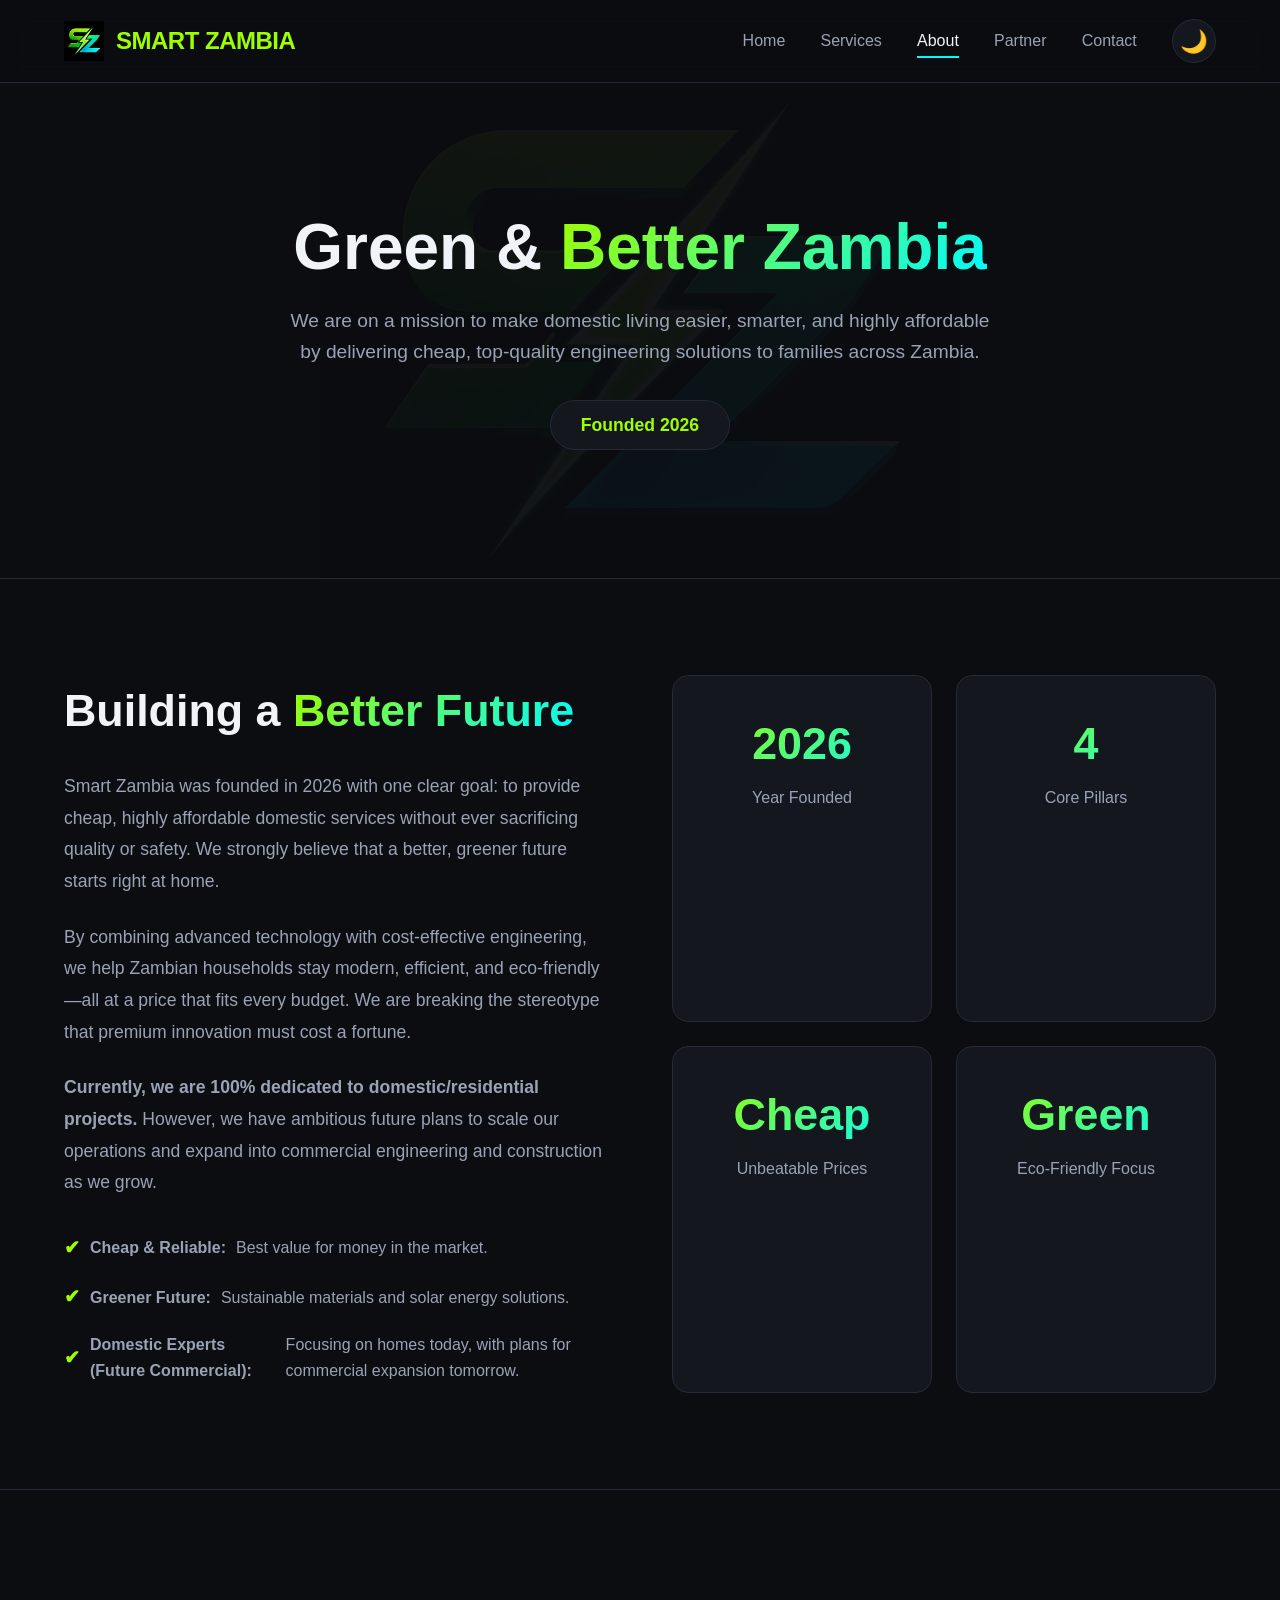
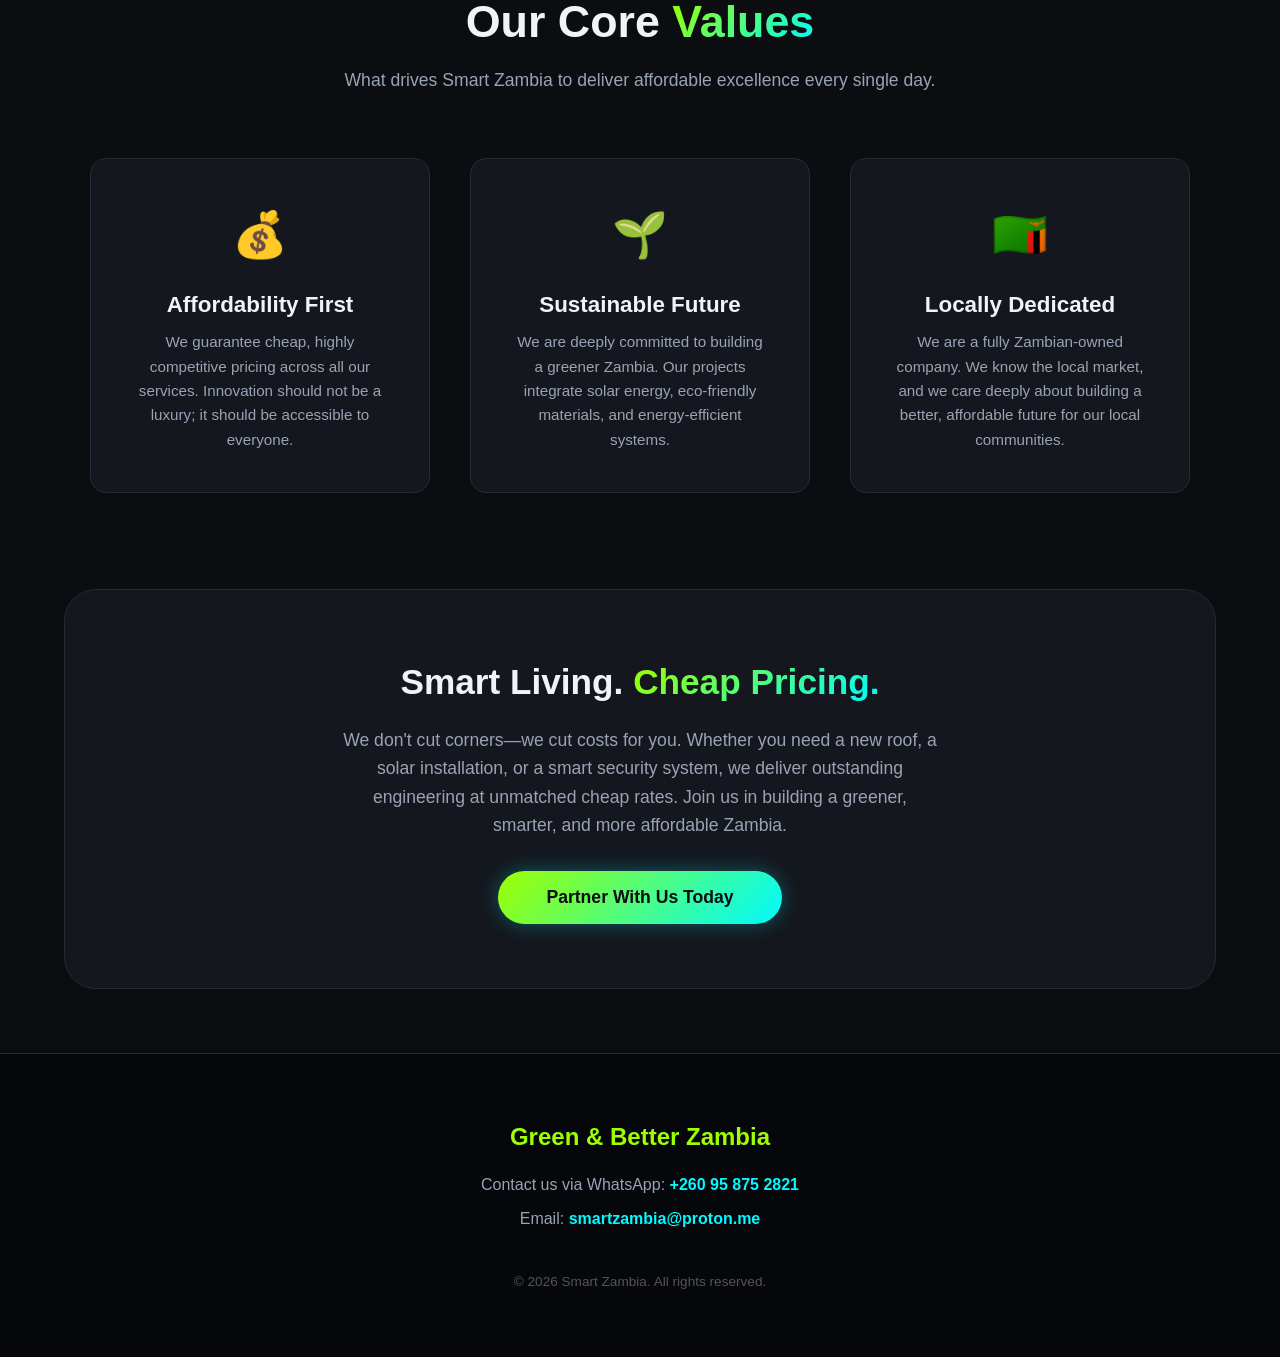
<file: about.html>
<!DOCTYPE html>
<html lang="en">
<head>
    <meta charset="UTF-8">
    <meta name="viewport" content="width=device-width, initial-scale=1.0">
    <title>About Us | Smart Zambia</title>
    <style>
        /* =========================================
           1. CSS VARIABLES & THEME ENGINE
           ========================================= */
        :root {
            /* Core Colors - Dark Mode (Default) */
            --bg-body: #0b0d11;
            --bg-card: #14171e;
            --bg-nav: rgba(11, 13, 17, 0.92);
            --text-primary: #f0f4f8;
            --text-secondary: #9aa3b5;
            --border-color: #252a36;
            --shadow-color: rgba(0, 0, 0, 0.6);
            
            /* Brand Accents */
            --accent-lime: #9dff00;
            --accent-cyan: #00faff;
            --accent-gradient: linear-gradient(135deg, var(--accent-lime), var(--accent-cyan));
            
            /* Glow Effects */
            --glow-lime: rgba(157, 255, 0, 0.3);
            --glow-cyan: rgba(0, 250, 255, 0.3);
        }

        /* Light Mode Overrides */
        body.theme-light {
            --bg-body: #f2f6fc;
            --bg-card: #ffffff;
            --bg-nav: rgba(242, 246, 252, 0.95);
            --text-primary: #131a26;
            --text-secondary: #516077;
            --border-color: #dce3ed;
            --shadow-color: rgba(0, 0, 0, 0.05);
        }

        /* =========================================
           2. RESET & ENGINEERED TYPOGRAPHY
           ========================================= */
        * { margin: 0; padding: 0; box-sizing: border-box; }
        html { scroll-behavior: smooth; }
        body {
            font-family: 'Inter', -apple-system, BlinkMacSystemFont, "Segoe UI", Roboto, sans-serif;
            background-color: var(--bg-body);
            color: var(--text-primary);
            line-height: 1.6;
            transition: background-color 0.4s cubic-bezier(0.25, 0.8, 0.25, 1), color 0.3s ease;
        }

        /* Custom Advanced Scrollbar */
        ::-webkit-scrollbar { width: 10px; }
        ::-webkit-scrollbar-track { background: var(--bg-body); border-left: 1px solid var(--border-color); }
        ::-webkit-scrollbar-thumb { background: var(--accent-gradient); border-radius: 10px; }
        ::-webkit-scrollbar-thumb:hover { opacity: 0.8; }

        a { text-decoration: none; color: inherit; transition: color 0.3s; }
        ul { list-style: none; }

        /* =========================================
           3. NAVIGATION BAR (Sticky Glassmorphism)
           ========================================= */
        .navbar {
            position: sticky; top: 0; z-index: 999;
            display: flex; justify-content: space-between; align-items: center;
            padding: 1.2rem 5%; background: var(--bg-nav);
            backdrop-filter: blur(12px); -webkit-backdrop-filter: blur(12px);
            border-bottom: 1px solid var(--border-color);
            transition: background 0.4s ease, border 0.3s ease;
        }
        .nav-brand {
            display: flex; align-items: center; gap: 12px; font-size: 1.5rem; font-weight: 800;
            color: var(--accent-lime); letter-spacing: -0.5px;
        }
        .nav-brand img { height: 40px; width: auto; }
        .nav-links { display: flex; gap: 2.2rem; align-items: center; }
        .nav-links a {
            font-weight: 500; font-size: 1rem; color: var(--text-secondary);
            position: relative; transition: color 0.3s;
        }
        .nav-links a::after {
            content: ''; position: absolute; bottom: -4px; left: 0; width: 0; height: 2px;
            background: var(--accent-gradient); transition: width 0.3s ease;
        }
        .nav-links a:hover { color: var(--text-primary); }
        .nav-links a:hover::after { width: 100%; }
        
        /* Active Page Highlight */
        .nav-links a.active { color: var(--text-primary); }
        .nav-links a.active::after { width: 100%; background: var(--accent-cyan); }
        
        /* Dark/Light Toggle Button */
        .theme-toggle {
            background: var(--bg-card); border: 1px solid var(--border-color);
            width: 44px; height: 44px; border-radius: 50%; cursor: pointer;
            display: flex; align-items: center; justify-content: center;
            font-size: 1.4rem; color: var(--text-primary);
            transition: all 0.3s cubic-bezier(0.175, 0.885, 0.32, 1.275);
        }
        .theme-toggle:hover { transform: rotate(30deg) scale(1.1); border-color: var(--accent-cyan); box-shadow: 0 0 15px var(--glow-cyan); }

        /* =========================================
           4. ABOUT HERO (Watermark & Glow)
           ========================================= */
        .about-hero {
            min-height: 55vh; display: flex; flex-direction: column; justify-content: center; align-items: center;
            text-align: center; padding: 4rem 5%; position: relative; overflow: hidden;
        }
        /* The Logo Watermark Engine */
        .about-hero::before {
            content: ''; position: absolute; top: 0; left: 0; width: 100%; height: 100%;
            background-image: url('images/logo.png'); background-size: 50%; background-repeat: no-repeat;
            background-position: center; opacity: 0.035; pointer-events: none; z-index: 0;
            animation: slowFloat 20s infinite alternate ease-in-out;
        }
        @keyframes slowFloat {
            0% { transform: scale(1) rotate(0deg); }
            100% { transform: scale(1.1) rotate(3deg); }
        }
        .hero-content {
            position: relative; z-index: 1; max-width: 800px;
            animation: fadeUp 1s cubic-bezier(0.19, 1, 0.22, 1) forwards;
        }
        @keyframes fadeUp { from { opacity: 0; transform: translateY(30px); } to { opacity: 1; transform: translateY(0); } }

        .about-hero h1 {
            font-size: clamp(2.8rem, 5vw, 4rem); font-weight: 900; line-height: 1.1; margin-bottom: 1.5rem;
        }
        .about-hero h1 span { background: var(--accent-gradient); -webkit-background-clip: text; -webkit-text-fill-color: transparent; background-clip: text; }
        .about-hero p {
            font-size: 1.2rem; color: var(--text-secondary); max-width: 700px; margin: 0 auto;
            -webkit-text-fill-color: var(--text-secondary);
        }
        .founded-badge {
            display: inline-block; margin-top: 2rem; padding: 10px 30px;
            border: 1px solid var(--border-color); border-radius: 50px;
            background: var(--bg-card); color: var(--accent-lime); font-weight: 700; font-size: 1.1rem;
        }

        /* =========================================
           5. OUR STORY & MISSION SECTION
           ========================================= */
        .our-story {
            padding: 6rem 5%; background: var(--bg-body); border-top: 1px solid var(--border-color);
            border-bottom: 1px solid var(--border-color);
        }
        .story-grid {
            display: grid; grid-template-columns: 1fr 1fr; gap: 4rem;
            max-width: 1200px; margin: 0 auto;
        }
        .story-text h2 { font-size: 2.8rem; font-weight: 800; margin-bottom: 1.5rem; }
        .story-text h2 span { background: var(--accent-gradient); -webkit-background-clip: text; -webkit-text-fill-color: transparent; }
        .story-text p { color: var(--text-secondary); font-size: 1.1rem; line-height: 1.8; margin-bottom: 1.5rem; }
        .story-text ul { padding: 0; margin: 0; }
        .story-text ul li {
            padding: 0.6rem 0; color: var(--text-secondary); display: flex; align-items: center; gap: 10px; font-size: 1rem;
        }
        .story-text ul li::before { content: "✔"; color: var(--accent-lime); font-weight: bold; font-size: 1.2rem; }

        .stats-box {
            display: grid; grid-template-columns: 1fr 1fr; gap: 1.5rem;
        }
        .stat-card {
            background: var(--bg-card); border: 1px solid var(--border-color);
            padding: 2rem; border-radius: 16px; text-align: center;
            transition: transform 0.3s ease, border 0.3s ease;
        }
        .stat-card:hover { transform: translateY(-5px); border-color: var(--accent-cyan); }
        .stat-number {
            font-size: 2.8rem; font-weight: 900;
            background: var(--accent-gradient); -webkit-background-clip: text; -webkit-text-fill-color: transparent;
            display: block; margin-bottom: 0.3rem;
        }
        .stat-label { color: var(--text-secondary); font-weight: 500; }

        /* =========================================
           6. CORE VALUES (Who We Are)
           ========================================= */
        .core-values {
            padding: 6rem 5%; background: var(--bg-body);
        }
        .values-grid {
            display: grid; grid-template-columns: repeat(auto-fit, minmax(250px, 1fr)); gap: 2.5rem;
            max-width: 1100px; margin: 0 auto;
        }
        .value-card {
            text-align: center; padding: 2.5rem; border-radius: 16px;
            background: var(--bg-card); border: 1px solid var(--border-color);
            transition: border 0.3s, transform 0.3s;
        }
        .value-card:hover { border-color: var(--accent-lime); transform: translateY(-5px); }
        .value-card h4 { font-size: 1.4rem; margin: 1rem 0 0.5rem; }
        .value-card p { color: var(--text-secondary); font-size: 0.95rem; line-height: 1.6; }
        .value-icon { font-size: 2.8rem; }

        /* =========================================
           7. DOMESTIC FOCUS BANNER
           ========================================= */
        .domestic-banner {
            background: var(--bg-card); margin: 0 5% 4rem 5%; padding: 4rem; border-radius: 32px;
            text-align: center; border: 1px solid var(--border-color);
            position: relative; overflow: hidden;
        }
        .domestic-banner h2 { font-size: 2.2rem; margin-bottom: 1rem; }
        .domestic-banner h2 span { background: var(--accent-gradient); -webkit-background-clip: text; -webkit-text-fill-color: transparent; }
        .domestic-banner p { color: var(--text-secondary); max-width: 600px; margin: 0 auto 2rem auto; font-size: 1.1rem; }
        .btn-primary {
            display: inline-block; padding: 16px 48px; border-radius: 50px; font-weight: 700; font-size: 1.1rem;
            background: var(--accent-gradient); color: #0b0d11; border: none; cursor: pointer;
            transition: all 0.3s ease; box-shadow: 0 0 20px var(--glow-cyan);
        }
        .btn-primary:hover { transform: translateY(-3px) scale(1.02); box-shadow: 0 0 40px var(--glow-lime); }

        /* =========================================
           8. ENGINEERED FOOTER
           ========================================= */
        footer {
            background: #05070a; padding: 4rem 5%; border-top: 1px solid var(--border-color);
            text-align: center; transition: background 0.3s;
        }
        body.theme-light footer { background: #e2e8f0; }
        .footer-content h3 { color: var(--accent-lime); font-size: 1.5rem; margin-bottom: 1rem; }
        .footer-content p { color: var(--text-secondary); margin-bottom: 0.5rem; }
        .footer-content a { color: var(--accent-cyan); font-weight: 600; }
        .footer-content a:hover { color: var(--accent-lime); }
        .copyright { margin-top: 2.5rem; color: #555; font-size: 0.85rem; }
        body.theme-light .copyright { color: #94a3b8; }

        /* =========================================
           9. RESPONSIVE ENGINEERING
           ========================================= */
        @media (max-width: 992px) { .nav-links { gap: 1.5rem; } }
        @media (max-width: 768px) {
            .navbar { padding: 1rem 5%; } .nav-links { gap: 1rem; font-size: 0.9rem; }
            .nav-brand { font-size: 1.1rem; gap: 8px; } .nav-brand img { height: 30px; }
            .about-hero h1 { font-size: 2.8rem; }
            .story-grid { grid-template-columns: 1fr; gap: 2.5rem; }
            .stats-box { grid-template-columns: 1fr 1fr; }
            .domestic-banner { padding: 3rem 1.5rem; }
        }
        @media (max-width: 480px) {
            .nav-links { display: none; }
            .about-hero h1 { font-size: 2.2rem; }
            .values-grid { grid-template-columns: 1fr; }
            .stats-box { grid-template-columns: 1fr; }
        }
    </style>
</head>
<body>

    <!-- NAVIGATION -->
    <nav class="navbar">
        <div class="nav-brand">
            <img src="images/logo.png" alt="Smart Zambia Logo"> 
            SMART ZAMBIA
        </div>
        <div class="nav-links">
            <a href="index.html">Home</a>
            <a href="services.html">Services</a>
            <a href="about.html" class="active">About</a>
            <a href="partner.html">Partner</a>
            <a href="contact.html">Contact</a>
            <!-- Theme Toggle -->
            <button class="theme-toggle" id="themeToggle" aria-label="Toggle theme">🌙</button>
        </div>
    </nav>

    <!-- HERO -->
    <section class="about-hero">
        <div class="hero-content">
            <h1>Green & <span>Better Zambia</span></h1>
            <p>We are on a mission to make domestic living easier, smarter, and highly affordable by delivering cheap, top-quality engineering solutions to families across Zambia.</p>
            <div class="founded-badge">Founded 2026</div>
        </div>
    </section>

    <!-- OUR STORY -->
    <section class="our-story">
        <div class="story-grid">
            <div class="story-text">
                <h2>Building a <span>Better Future</span></h2>
                <p>Smart Zambia was founded in 2026 with one clear goal: to provide cheap, highly affordable domestic services without ever sacrificing quality or safety. We strongly believe that a better, greener future starts right at home.</p>
                <p>By combining advanced technology with cost-effective engineering, we help Zambian households stay modern, efficient, and eco-friendly—all at a price that fits every budget. We are breaking the stereotype that premium innovation must cost a fortune.</p>
                <p><strong>Currently, we are 100% dedicated to domestic/residential projects.</strong> However, we have ambitious future plans to scale our operations and expand into commercial engineering and construction as we grow.</p>
                <ul>
                    <li><strong>Cheap & Reliable:</strong> Best value for money in the market.</li>
                    <li><strong>Greener Future:</strong> Sustainable materials and solar energy solutions.</li>
                    <li><strong>Domestic Experts (Future Commercial):</strong> Focusing on homes today, with plans for commercial expansion tomorrow.</li>
                </ul>
            </div>
            
            <div class="stats-box">
                <div class="stat-card">
                    <span class="stat-number">2026</span>
                    <span class="stat-label">Year Founded</span>
                </div>
                <div class="stat-card">
                    <span class="stat-number">4</span>
                    <span class="stat-label">Core Pillars</span>
                </div>
                <div class="stat-card">
                    <span class="stat-number">Cheap</span>
                    <span class="stat-label">Unbeatable Prices</span>
                </div>
                <div class="stat-card">
                    <span class="stat-number">Green</span>
                    <span class="stat-label">Eco-Friendly Focus</span>
                </div>
            </div>
        </div>
    </section>

    <!-- CORE VALUES -->
    <section class="core-values">
        <div class="section-header" style="text-align: center; margin-bottom: 4rem;">
            <h2 style="font-size: 2.8rem; font-weight: 800; margin-bottom: 0.5rem;">Our Core <span style="background: var(--accent-gradient); -webkit-background-clip: text; -webkit-text-fill-color: transparent;">Values</span></h2>
            <p style="color: var(--text-secondary); font-size: 1.1rem; max-width: 600px; margin: 0 auto;">What drives Smart Zambia to deliver affordable excellence every single day.</p>
        </div>
        <div class="values-grid">
            <div class="value-card">
                <div class="value-icon">💰</div>
                <h4>Affordability First</h4>
                <p>We guarantee cheap, highly competitive pricing across all our services. Innovation should not be a luxury; it should be accessible to everyone.</p>
            </div>
            <div class="value-card">
                <div class="value-icon">🌱</div>
                <h4>Sustainable Future</h4>
                <p>We are deeply committed to building a greener Zambia. Our projects integrate solar energy, eco-friendly materials, and energy-efficient systems.</p>
            </div>
            <div class="value-card">
                <div class="value-icon">🇿🇲</div>
                <h4>Locally Dedicated</h4>
                <p>We are a fully Zambian-owned company. We know the local market, and we care deeply about building a better, affordable future for our local communities.</p>
            </div>
        </div>
    </section>

    <!-- DOMESTIC FOCUS BANNER -->
    <div class="domestic-banner">
        <h2>Smart Living. <span>Cheap Pricing.</span></h2>
        <p>We don't cut corners—we cut costs for you. Whether you need a new roof, a solar installation, or a smart security system, we deliver outstanding engineering at unmatched cheap rates. Join us in building a greener, smarter, and more affordable Zambia.</p>
        <a href="partner.html"><button class="btn-primary">Partner With Us Today</button></a>
    </div>

    <!-- FOOTER -->
    <footer>
        <div class="footer-content">
            <h3>Green & Better Zambia</h3>
            <p>Contact us via WhatsApp: <a href="https://wa.me/260958752821">+260 95 875 2821</a></p>
            <p>Email: <a href="mailto:smartzambia@proton.me">smartzambia@proton.me</a></p>
            <div class="copyright">
                &copy; 2026 Smart Zambia. All rights reserved.
            </div>
        </div>
    </footer>

    <!-- ENGINEERED JAVASCRIPT FOR THEME PERSISTENCE -->
    <script>
        const toggleBtn = document.getElementById('themeToggle');
        const body = document.body;

        // 1. Load preferred theme from LocalStorage
        if(localStorage.getItem('siteTheme') === 'light') {
            body.classList.add('theme-light');
            toggleBtn.textContent = '☀️';
        } else {
            toggleBtn.textContent = '🌙';
        }

        // 2. Handle toggle click
        toggleBtn.addEventListener('click', () => {
            body.classList.toggle('theme-light');
            
            // 3. Save state and update icon
            if(body.classList.contains('theme-light')) {
                localStorage.setItem('siteTheme', 'light');
                toggleBtn.textContent = '☀️';
            } else {
                localStorage.setItem('siteTheme', 'dark');
                toggleBtn.textContent = '🌙';
            }
        });
    </script>
</body>
</html>
</file>
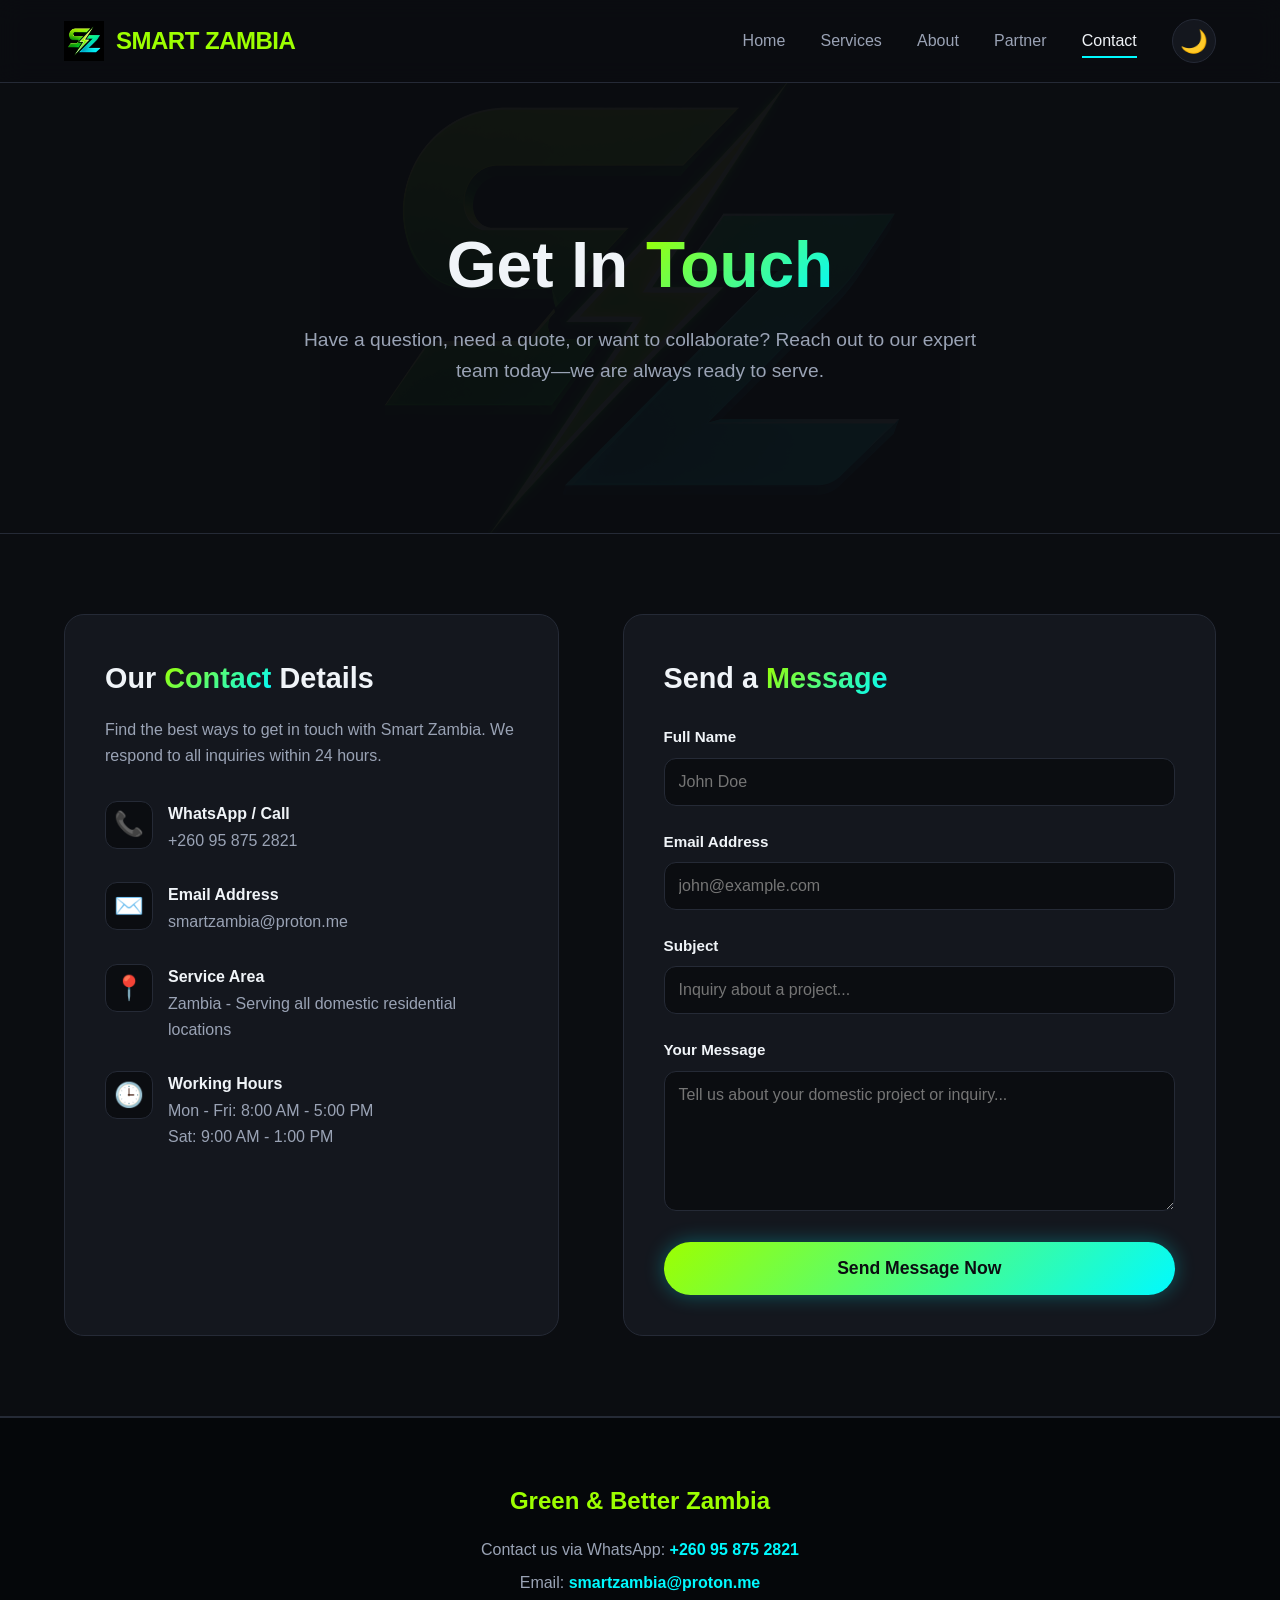
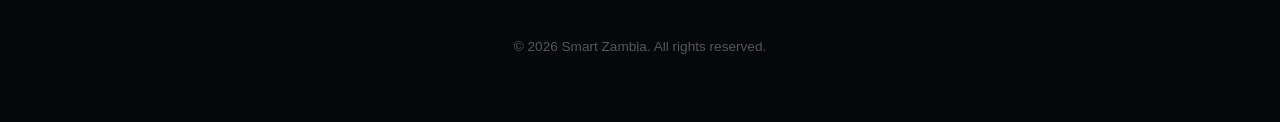
<file: contact.html>
<!DOCTYPE html>
<html lang="en">
<head>
    <meta charset="UTF-8">
    <meta name="viewport" content="width=device-width, initial-scale=1.0">
    <title>Contact Us | Smart Zambia</title>
    <style>
        /* =========================================
           1. CSS VARIABLES & THEME ENGINE
           ========================================= */
        :root {
            /* Core Colors - Dark Mode (Default) */
            --bg-body: #0b0d11;
            --bg-card: #14171e;
            --bg-nav: rgba(11, 13, 17, 0.92);
            --text-primary: #f0f4f8;
            --text-secondary: #9aa3b5;
            --border-color: #252a36;
            --shadow-color: rgba(0, 0, 0, 0.6);
            
            /* Brand Accents */
            --accent-lime: #9dff00;
            --accent-cyan: #00faff;
            --accent-gradient: linear-gradient(135deg, var(--accent-lime), var(--accent-cyan));
            
            /* Glow Effects */
            --glow-lime: rgba(157, 255, 0, 0.3);
            --glow-cyan: rgba(0, 250, 255, 0.3);
        }

        /* Light Mode Overrides */
        body.theme-light {
            --bg-body: #f2f6fc;
            --bg-card: #ffffff;
            --bg-nav: rgba(242, 246, 252, 0.95);
            --text-primary: #131a26;
            --text-secondary: #516077;
            --border-color: #dce3ed;
            --shadow-color: rgba(0, 0, 0, 0.05);
        }

        /* =========================================
           2. RESET & ENGINEERED TYPOGRAPHY
           ========================================= */
        * { margin: 0; padding: 0; box-sizing: border-box; }
        html { scroll-behavior: smooth; }
        body {
            font-family: 'Inter', -apple-system, BlinkMacSystemFont, "Segoe UI", Roboto, sans-serif;
            background-color: var(--bg-body);
            color: var(--text-primary);
            line-height: 1.6;
            transition: background-color 0.4s cubic-bezier(0.25, 0.8, 0.25, 1), color 0.3s ease;
        }

        /* Custom Advanced Scrollbar */
        ::-webkit-scrollbar { width: 10px; }
        ::-webkit-scrollbar-track { background: var(--bg-body); border-left: 1px solid var(--border-color); }
        ::-webkit-scrollbar-thumb { background: var(--accent-gradient); border-radius: 10px; }
        ::-webkit-scrollbar-thumb:hover { opacity: 0.8; }

        a { text-decoration: none; color: inherit; transition: color 0.3s; }
        ul { list-style: none; }

        /* =========================================
           3. NAVIGATION BAR (Sticky Glassmorphism)
           ========================================= */
        .navbar {
            position: sticky; top: 0; z-index: 999;
            display: flex; justify-content: space-between; align-items: center;
            padding: 1.2rem 5%; background: var(--bg-nav);
            backdrop-filter: blur(12px); -webkit-backdrop-filter: blur(12px);
            border-bottom: 1px solid var(--border-color);
            transition: background 0.4s ease, border 0.3s ease;
        }
        .nav-brand {
            display: flex; align-items: center; gap: 12px; font-size: 1.5rem; font-weight: 800;
            color: var(--accent-lime); letter-spacing: -0.5px;
        }
        .nav-brand img { height: 40px; width: auto; }
        .nav-links { display: flex; gap: 2.2rem; align-items: center; }
        .nav-links a {
            font-weight: 500; font-size: 1rem; color: var(--text-secondary);
            position: relative; transition: color 0.3s;
        }
        .nav-links a::after {
            content: ''; position: absolute; bottom: -4px; left: 0; width: 0; height: 2px;
            background: var(--accent-gradient); transition: width 0.3s ease;
        }
        .nav-links a:hover { color: var(--text-primary); }
        .nav-links a:hover::after { width: 100%; }
        
        /* Active Page Highlight */
        .nav-links a.active { color: var(--text-primary); }
        .nav-links a.active::after { width: 100%; background: var(--accent-cyan); }
        
        /* Dark/Light Toggle Button */
        .theme-toggle {
            background: var(--bg-card); border: 1px solid var(--border-color);
            width: 44px; height: 44px; border-radius: 50%; cursor: pointer;
            display: flex; align-items: center; justify-content: center;
            font-size: 1.4rem; color: var(--text-primary);
            transition: all 0.3s cubic-bezier(0.175, 0.885, 0.32, 1.275);
        }
        .theme-toggle:hover { transform: rotate(30deg) scale(1.1); border-color: var(--accent-cyan); box-shadow: 0 0 15px var(--glow-cyan); }

        /* =========================================
           4. CONTACT HERO (Watermark & Glow)
           ========================================= */
        .contact-hero {
            min-height: 50vh; display: flex; flex-direction: column; justify-content: center; align-items: center;
            text-align: center; padding: 4rem 5%; position: relative; overflow: hidden;
        }
        /* The Logo Watermark Engine */
        .contact-hero::before {
            content: ''; position: absolute; top: 0; left: 0; width: 100%; height: 100%;
            background-image: url('images/logo.png'); background-size: 50%; background-repeat: no-repeat;
            background-position: center; opacity: 0.035; pointer-events: none; z-index: 0;
            animation: slowFloat 20s infinite alternate ease-in-out;
        }
        @keyframes slowFloat {
            0% { transform: scale(1) rotate(0deg); }
            100% { transform: scale(1.1) rotate(3deg); }
        }
        .hero-content {
            position: relative; z-index: 1; max-width: 800px;
            animation: fadeUp 1s cubic-bezier(0.19, 1, 0.22, 1) forwards;
        }
        @keyframes fadeUp { from { opacity: 0; transform: translateY(30px); } to { opacity: 1; transform: translateY(0); } }

        .contact-hero h1 {
            font-size: clamp(2.8rem, 5vw, 4rem); font-weight: 900; line-height: 1.1; margin-bottom: 1.5rem;
        }
        .contact-hero h1 span { background: var(--accent-gradient); -webkit-background-clip: text; -webkit-text-fill-color: transparent; background-clip: text; }
        .contact-hero p {
            font-size: 1.2rem; color: var(--text-secondary); max-width: 700px; margin: 0 auto;
            -webkit-text-fill-color: var(--text-secondary);
        }

        /* =========================================
           5. CONTACT INFORMATION & FORM SECTION
           ========================================= */
        .contact-section {
            padding: 5rem 5%; background: var(--bg-body); border-top: 1px solid var(--border-color);
            border-bottom: 1px solid var(--border-color);
        }
        .contact-grid {
            display: grid; grid-template-columns: 1fr 1.2fr; gap: 4rem;
            max-width: 1200px; margin: 0 auto;
        }

        /* Left: Contact Info */
        .contact-info-wrapper {
            background: var(--bg-card); border: 1px solid var(--border-color);
            padding: 2.5rem; border-radius: 20px;
        }
        .contact-info-wrapper h3 { font-size: 1.8rem; margin-bottom: 1rem; }
        .contact-info-wrapper h3 span { background: var(--accent-gradient); -webkit-background-clip: text; -webkit-text-fill-color: transparent; }
        .contact-info-wrapper > p { color: var(--text-secondary); margin-bottom: 2rem; }

        .contact-item {
            display: flex; align-items: flex-start; gap: 15px; margin-bottom: 1.8rem;
        }
        .contact-icon {
            display: flex; align-items: center; justify-content: center;
            width: 48px; height: 48px; background: var(--bg-body);
            border: 1px solid var(--border-color); border-radius: 12px;
            font-size: 1.5rem; flex-shrink: 0;
        }
        .contact-item h4 { font-weight: 700; font-size: 1rem; margin-bottom: 0.1rem; }
        .contact-item p, .contact-item a { color: var(--text-secondary); transition: color 0.3s; }
        .contact-item a:hover { color: var(--accent-cyan); }

        /* Right: Contact Form */
        .contact-form-wrapper {
            background: var(--bg-card); border: 1px solid var(--border-color);
            padding: 2.5rem; border-radius: 20px;
        }
        .contact-form-wrapper h3 { font-size: 1.8rem; margin-bottom: 1.5rem; }
        .contact-form-wrapper h3 span { background: var(--accent-gradient); -webkit-background-clip: text; -webkit-text-fill-color: transparent; }

        .form-group { margin-bottom: 1.5rem; }
        .form-group label { display: block; margin-bottom: 0.5rem; font-weight: 600; font-size: 0.95rem; }
        .form-control {
            width: 100%; padding: 14px; background: var(--bg-body);
            border: 1px solid var(--border-color); border-radius: 12px; color: var(--text-primary);
            font-size: 1rem; outline: none; font-family: inherit;
            transition: all 0.3s;
        }
        .form-control:focus { border-color: var(--accent-lime); box-shadow: 0 0 0 3px var(--glow-lime); }
        body.theme-light .form-control { background: #f2f6fc; }
        textarea.form-control { min-height: 140px; resize: vertical; }

        .btn-submit {
            width: 100%; padding: 16px; border-radius: 50px; font-weight: 700; font-size: 1.1rem;
            background: var(--accent-gradient); color: #0b0d11; border: none; cursor: pointer;
            transition: all 0.3s ease; box-shadow: 0 0 20px var(--glow-cyan);
        }
        .btn-submit:hover { transform: translateY(-3px) scale(1.02); box-shadow: 0 0 40px var(--glow-lime); }

        /* =========================================
           6. ENGINEERED FOOTER
           ========================================= */
        footer {
            background: #05070a; padding: 4rem 5%; border-top: 1px solid var(--border-color);
            text-align: center; transition: background 0.3s;
        }
        body.theme-light footer { background: #e2e8f0; }
        .footer-content h3 { color: var(--accent-lime); font-size: 1.5rem; margin-bottom: 1rem; }
        .footer-content p { color: var(--text-secondary); margin-bottom: 0.5rem; }
        .footer-content a { color: var(--accent-cyan); font-weight: 600; }
        .footer-content a:hover { color: var(--accent-lime); }
        .copyright { margin-top: 2.5rem; color: #555; font-size: 0.85rem; }
        body.theme-light .copyright { color: #94a3b8; }

        /* =========================================
           7. RESPONSIVE ENGINEERING
           ========================================= */
        @media (max-width: 992px) { .nav-links { gap: 1.5rem; } }
        @media (max-width: 768px) {
            .navbar { padding: 1rem 5%; } .nav-links { gap: 1rem; font-size: 0.9rem; }
            .nav-brand { font-size: 1.1rem; gap: 8px; } .nav-brand img { height: 30px; }
            .contact-hero h1 { font-size: 2.8rem; }
            .contact-grid { grid-template-columns: 1fr; gap: 2.5rem; }
        }
        @media (max-width: 480px) {
            .nav-links { display: none; }
            .contact-hero h1 { font-size: 2.2rem; }
        }
    </style>
</head>
<body>

    <!-- NAVIGATION -->
    <nav class="navbar">
        <div class="nav-brand">
            <img src="images/logo.png" alt="Smart Zambia Logo"> 
            SMART ZAMBIA
        </div>
        <div class="nav-links">
            <a href="index.html">Home</a>
            <a href="services.html">Services</a>
            <a href="about.html">About</a>
            <a href="partner.html">Partner</a>
            <a href="contact.html" class="active">Contact</a>
            <!-- Theme Toggle -->
            <button class="theme-toggle" id="themeToggle" aria-label="Toggle theme">🌙</button>
        </div>
    </nav>

    <!-- HERO -->
    <section class="contact-hero">
        <div class="hero-content">
            <h1>Get In <span>Touch</span></h1>
            <p>Have a question, need a quote, or want to collaborate? Reach out to our expert team today—we are always ready to serve.</p>
        </div>
    </section>

    <!-- CONTACT GRID -->
    <section class="contact-section">
        <div class="contact-grid">
            
            <!-- Information -->
            <div class="contact-info-wrapper">
                <h3>Our <span>Contact</span> Details</h3>
                <p>Find the best ways to get in touch with Smart Zambia. We respond to all inquiries within 24 hours.</p>
                
                <div class="contact-item">
                    <div class="contact-icon">📞</div>
                    <div>
                        <h4>WhatsApp / Call</h4>
                        <a href="https://wa.me/260958752821">+260 95 875 2821</a>
                    </div>
                </div>

                <div class="contact-item">
                    <div class="contact-icon">✉️</div>
                    <div>
                        <h4>Email Address</h4>
                        <a href="mailto:smartzambia@proton.me">smartzambia@proton.me</a>
                    </div>
                </div>

                <div class="contact-item">
                    <div class="contact-icon">📍</div>
                    <div>
                        <h4>Service Area</h4>
                        <p>Zambia - Serving all domestic residential locations</p>
                    </div>
                </div>

                <div class="contact-item">
                    <div class="contact-icon">🕒</div>
                    <div>
                        <h4>Working Hours</h4>
                        <p>Mon - Fri: 8:00 AM - 5:00 PM<br>Sat: 9:00 AM - 1:00 PM</p>
                    </div>
                </div>
            </div>

            <!-- Contact Form -->
            <div class="contact-form-wrapper">
                <h3>Send a <span>Message</span></h3>
                <form id="contactForm" onsubmit="handleContactFormSubmit(event)">
                    <div class="form-group">
                        <label for="contactName">Full Name</label>
                        <input type="text" id="contactName" class="form-control" placeholder="John Doe" required>
                    </div>
                    <div class="form-group">
                        <label for="contactEmail">Email Address</label>
                        <input type="email" id="contactEmail" class="form-control" placeholder="john@example.com" required>
                    </div>
                    <div class="form-group">
                        <label for="contactSubject">Subject</label>
                        <input type="text" id="contactSubject" class="form-control" placeholder="Inquiry about a project..." required>
                    </div>
                    <div class="form-group">
                        <label for="contactMessage">Your Message</label>
                        <textarea id="contactMessage" class="form-control" placeholder="Tell us about your domestic project or inquiry..." required></textarea>
                    </div>
                    <button type="submit" class="btn-submit">Send Message Now</button>
                </form>
            </div>

        </div>
    </section>

    <!-- FOOTER -->
    <footer>
        <div class="footer-content">
            <h3>Green & Better Zambia</h3>
            <p>Contact us via WhatsApp: <a href="https://wa.me/260958752821">+260 95 875 2821</a></p>
            <p>Email: <a href="mailto:smartzambia@proton.me">smartzambia@proton.me</a></p>
            <div class="copyright">
                &copy; 2026 Smart Zambia. All rights reserved.
            </div>
        </div>
    </footer>

    <!-- ENGINEERED JAVASCRIPT FOR THEME & FORM SIMULATION -->
    <script>
        const toggleBtn = document.getElementById('themeToggle');
        const body = document.body;

        // 1. Load preferred theme from LocalStorage
        if(localStorage.getItem('siteTheme') === 'light') {
            body.classList.add('theme-light');
            toggleBtn.textContent = '☀️';
        } else {
            toggleBtn.textContent = '🌙';
        }

        // 2. Handle theme toggle
        toggleBtn.addEventListener('click', () => {
            body.classList.toggle('theme-light');
            if(body.classList.contains('theme-light')) {
                localStorage.setItem('siteTheme', 'light');
                toggleBtn.textContent = '☀️';
            } else {
                localStorage.setItem('siteTheme', 'dark');
                toggleBtn.textContent = '🌙';
            }
        });

        // 3. Contact Form Simulation
        function handleContactFormSubmit(e) {
            e.preventDefault();
            const name = document.getElementById('contactName').value;
            const email = document.getElementById('contactEmail').value;
            const subject = document.getElementById('contactSubject').value;
            
            alert(`Thank you, ${name}!\n\nYour message regarding "${subject}" has been successfully sent to smartzambia@proton.me.\n\nWe will get back to you via ${email} within 24 hours.`);
            
            // Reset the form
            document.getElementById('contactForm').reset();
        }
    </script>
</body>
</html>
</file>
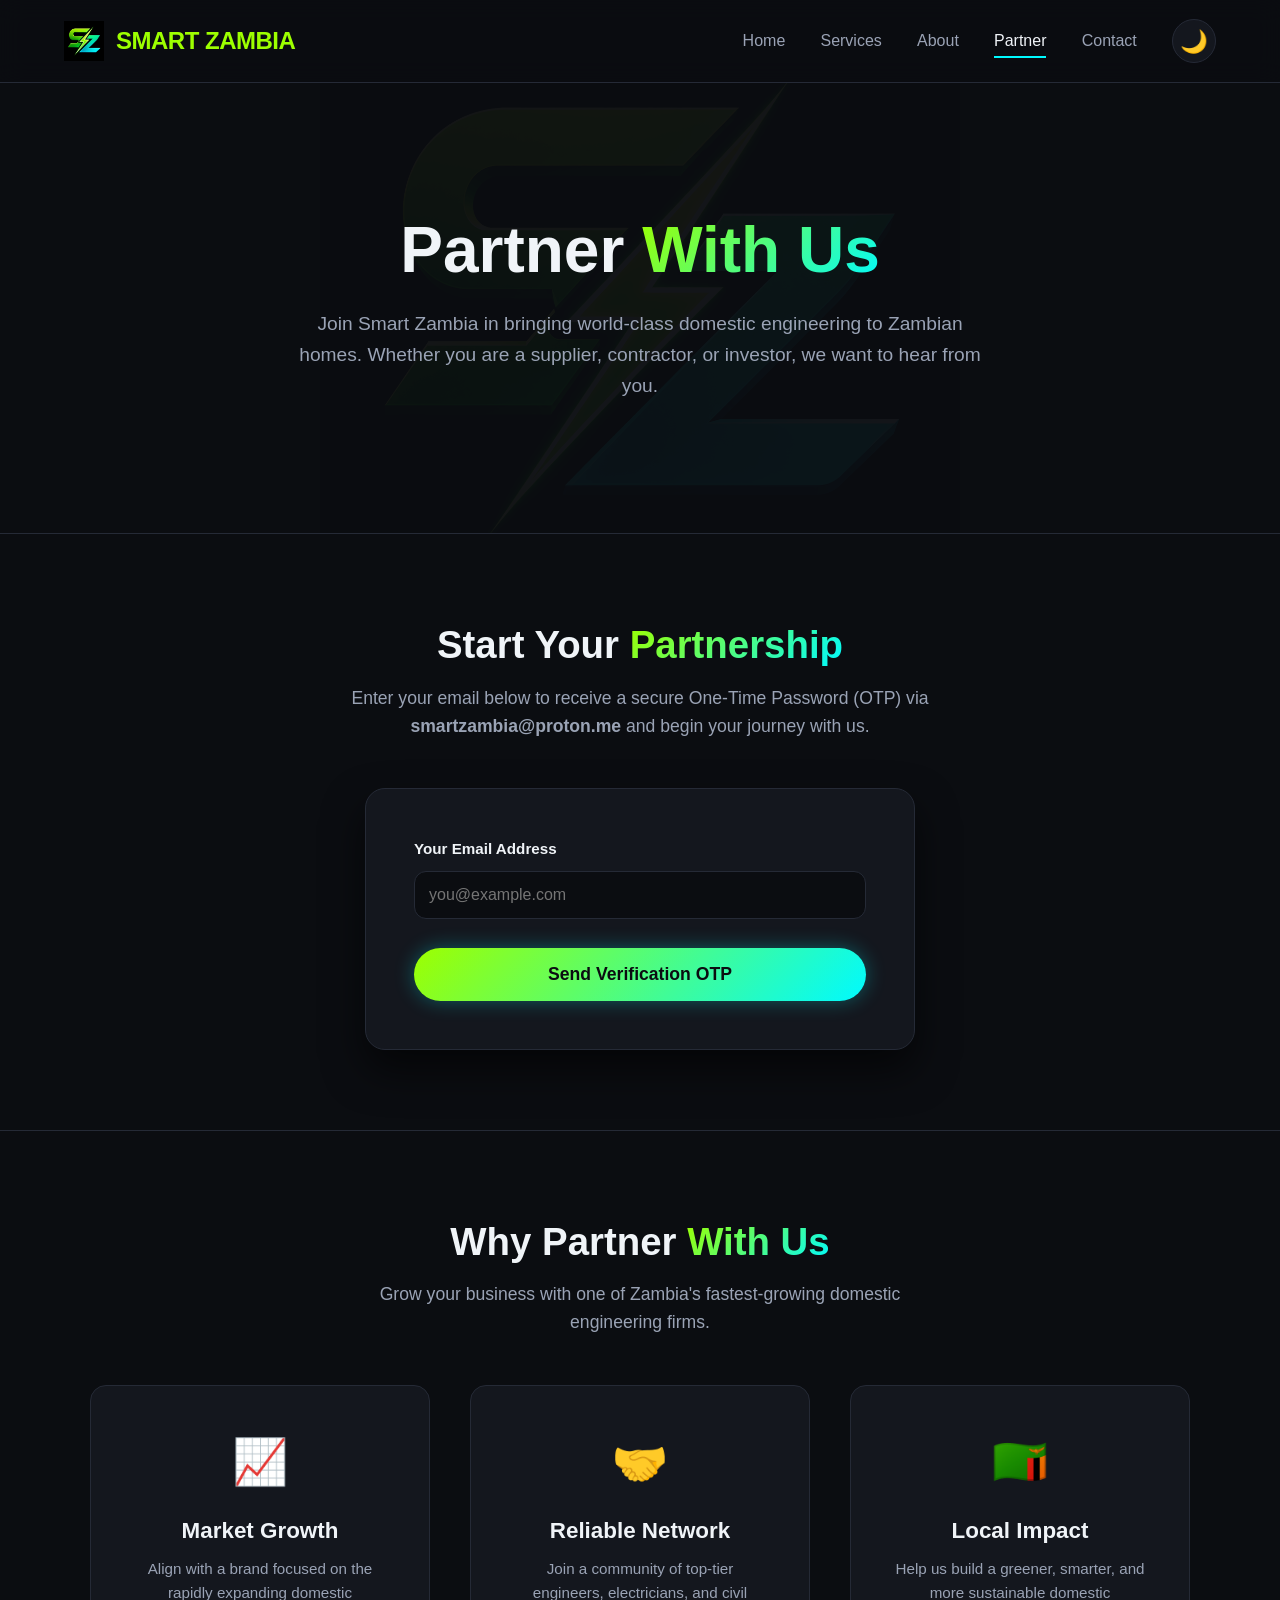
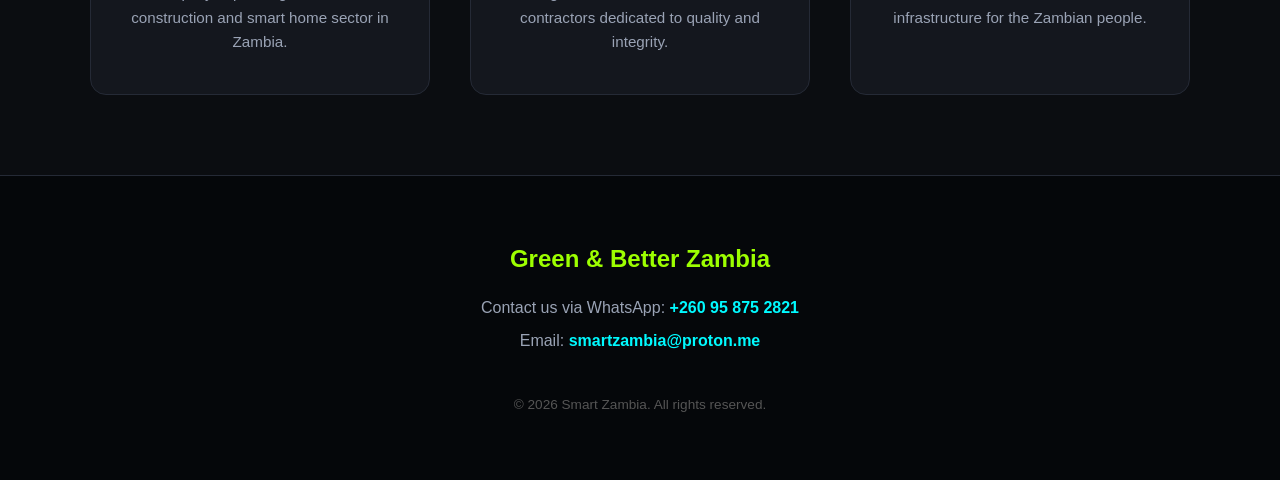
<file: partner.html>
<!DOCTYPE html>
<html lang="en">
<head>
    <meta charset="UTF-8">
    <meta name="viewport" content="width=device-width, initial-scale=1.0">
    <title>Partner With Us | Smart Zambia</title>
    <style>
        /* =========================================
           1. CSS VARIABLES & THEME ENGINE
           ========================================= */
        :root {
            /* Core Colors - Dark Mode (Default) */
            --bg-body: #0b0d11;
            --bg-card: #14171e;
            --bg-nav: rgba(11, 13, 17, 0.92);
            --text-primary: #f0f4f8;
            --text-secondary: #9aa3b5;
            --border-color: #252a36;
            --shadow-color: rgba(0, 0, 0, 0.6);
            
            /* Brand Accents */
            --accent-lime: #9dff00;
            --accent-cyan: #00faff;
            --accent-gradient: linear-gradient(135deg, var(--accent-lime), var(--accent-cyan));
            
            /* Glow Effects */
            --glow-lime: rgba(157, 255, 0, 0.3);
            --glow-cyan: rgba(0, 250, 255, 0.3);
        }

        /* Light Mode Overrides */
        body.theme-light {
            --bg-body: #f2f6fc;
            --bg-card: #ffffff;
            --bg-nav: rgba(242, 246, 252, 0.95);
            --text-primary: #131a26;
            --text-secondary: #516077;
            --border-color: #dce3ed;
            --shadow-color: rgba(0, 0, 0, 0.05);
        }

        /* =========================================
           2. RESET & ENGINEERED TYPOGRAPHY
           ========================================= */
        * { margin: 0; padding: 0; box-sizing: border-box; }
        html { scroll-behavior: smooth; }
        body {
            font-family: 'Inter', -apple-system, BlinkMacSystemFont, "Segoe UI", Roboto, sans-serif;
            background-color: var(--bg-body);
            color: var(--text-primary);
            line-height: 1.6;
            transition: background-color 0.4s cubic-bezier(0.25, 0.8, 0.25, 1), color 0.3s ease;
        }

        /* Custom Advanced Scrollbar */
        ::-webkit-scrollbar { width: 10px; }
        ::-webkit-scrollbar-track { background: var(--bg-body); border-left: 1px solid var(--border-color); }
        ::-webkit-scrollbar-thumb { background: var(--accent-gradient); border-radius: 10px; }
        ::-webkit-scrollbar-thumb:hover { opacity: 0.8; }

        a { text-decoration: none; color: inherit; transition: color 0.3s; }
        ul { list-style: none; }

        /* =========================================
           3. NAVIGATION BAR (Sticky Glassmorphism)
           ========================================= */
        .navbar {
            position: sticky; top: 0; z-index: 999;
            display: flex; justify-content: space-between; align-items: center;
            padding: 1.2rem 5%; background: var(--bg-nav);
            backdrop-filter: blur(12px); -webkit-backdrop-filter: blur(12px);
            border-bottom: 1px solid var(--border-color);
            transition: background 0.4s ease, border 0.3s ease;
        }
        .nav-brand {
            display: flex; align-items: center; gap: 12px; font-size: 1.5rem; font-weight: 800;
            color: var(--accent-lime); letter-spacing: -0.5px;
        }
        .nav-brand img { height: 40px; width: auto; }
        .nav-links { display: flex; gap: 2.2rem; align-items: center; }
        .nav-links a {
            font-weight: 500; font-size: 1rem; color: var(--text-secondary);
            position: relative; transition: color 0.3s;
        }
        .nav-links a::after {
            content: ''; position: absolute; bottom: -4px; left: 0; width: 0; height: 2px;
            background: var(--accent-gradient); transition: width 0.3s ease;
        }
        .nav-links a:hover { color: var(--text-primary); }
        .nav-links a:hover::after { width: 100%; }
        
        /* Active Page Highlight */
        .nav-links a.active { color: var(--text-primary); }
        .nav-links a.active::after { width: 100%; background: var(--accent-cyan); }
        
        /* Dark/Light Toggle Button */
        .theme-toggle {
            background: var(--bg-card); border: 1px solid var(--border-color);
            width: 44px; height: 44px; border-radius: 50%; cursor: pointer;
            display: flex; align-items: center; justify-content: center;
            font-size: 1.4rem; color: var(--text-primary);
            transition: all 0.3s cubic-bezier(0.175, 0.885, 0.32, 1.275);
        }
        .theme-toggle:hover { transform: rotate(30deg) scale(1.1); border-color: var(--accent-cyan); box-shadow: 0 0 15px var(--glow-cyan); }

        /* =========================================
           4. PARTNER HERO (Watermark & Glow)
           ========================================= */
        .partner-hero {
            min-height: 50vh; display: flex; flex-direction: column; justify-content: center; align-items: center;
            text-align: center; padding: 4rem 5%; position: relative; overflow: hidden;
        }
        /* The Logo Watermark Engine */
        .partner-hero::before {
            content: ''; position: absolute; top: 0; left: 0; width: 100%; height: 100%;
            background-image: url('images/logo.png'); background-size: 50%; background-repeat: no-repeat;
            background-position: center; opacity: 0.035; pointer-events: none; z-index: 0;
            animation: slowFloat 20s infinite alternate ease-in-out;
        }
        @keyframes slowFloat {
            0% { transform: scale(1) rotate(0deg); }
            100% { transform: scale(1.1) rotate(3deg); }
        }
        .hero-content {
            position: relative; z-index: 1; max-width: 800px;
            animation: fadeUp 1s cubic-bezier(0.19, 1, 0.22, 1) forwards;
        }
        @keyframes fadeUp { from { opacity: 0; transform: translateY(30px); } to { opacity: 1; transform: translateY(0); } }

        .partner-hero h1 {
            font-size: clamp(2.8rem, 5vw, 4rem); font-weight: 900; line-height: 1.1; margin-bottom: 1.5rem;
        }
        .partner-hero h1 span { background: var(--accent-gradient); -webkit-background-clip: text; -webkit-text-fill-color: transparent; background-clip: text; }
        .partner-hero p {
            font-size: 1.2rem; color: var(--text-secondary); max-width: 700px; margin: 0 auto;
            -webkit-text-fill-color: var(--text-secondary);
        }

        /* =========================================
           5. PARTNER FORM SECTION
           ========================================= */
        .partner-form-section {
            padding: 5rem 5%; background: var(--bg-body); border-top: 1px solid var(--border-color);
            border-bottom: 1px solid var(--border-color);
        }
        .section-header { text-align: center; margin-bottom: 3rem; }
        .section-header h2 { font-size: 2.4rem; font-weight: 800; margin-bottom: 0.5rem; }
        .section-header h2 span { background: var(--accent-gradient); -webkit-background-clip: text; -webkit-text-fill-color: transparent; }
        .section-header p { color: var(--text-secondary); font-size: 1.1rem; max-width: 600px; margin: 0 auto; }

        .form-wrapper {
            max-width: 550px; margin: 0 auto; background: var(--bg-card);
            border: 1px solid var(--border-color); padding: 3rem; border-radius: 20px;
            box-shadow: 0 20px 40px var(--shadow-color);
        }
        .form-group { margin-bottom: 1.8rem; }
        .form-group label { display: block; margin-bottom: 0.6rem; font-weight: 600; font-size: 0.95rem; }
        .form-control {
            width: 100%; padding: 14px; background: var(--bg-body);
            border: 1px solid var(--border-color); border-radius: 12px; color: var(--text-primary);
            font-size: 1rem; outline: none; transition: all 0.3s;
        }
        .form-control:focus { border-color: var(--accent-lime); box-shadow: 0 0 0 3px var(--glow-lime); }
        body.theme-light .form-control { background: #f2f6fc; }

        .btn-submit {
            width: 100%; padding: 16px; border-radius: 50px; font-weight: 700; font-size: 1.1rem;
            background: var(--accent-gradient); color: #0b0d11; border: none; cursor: pointer;
            transition: all 0.3s ease; box-shadow: 0 0 20px var(--glow-cyan);
        }
        .btn-submit:hover { transform: translateY(-3px) scale(1.02); box-shadow: 0 0 40px var(--glow-lime); }
        .btn-secondary {
            width: 100%; padding: 16px; border-radius: 50px; font-weight: 600; font-size: 1rem;
            background: transparent; color: var(--text-secondary); border: 1px solid var(--border-color);
            cursor: pointer; transition: all 0.3s ease; margin-top: 1rem;
        }
        .btn-secondary:hover { border-color: var(--accent-cyan); color: var(--accent-cyan); }

        /* Hidden OTP Step */
        .step-2-container { display: none; margin-top: 1.5rem; }
        .step-2-container.active { display: block; }
        .step-1-container.active { display: block; }
        .step-1-container.hidden { display: none; }
        
        .otp-status { 
            text-align: center; font-size: 1rem; margin-bottom: 1.5rem; padding: 10px;
            background: var(--bg-body); border-radius: 8px; border: 1px solid var(--border-color);
            color: var(--accent-cyan);
        }
        .otp-status.error { color: #ff4757; border-color: #ff4757; }
        .otp-status.success { color: var(--accent-lime); border-color: var(--accent-lime); }

        /* =========================================
           6. BENEFITS SECTION
           ========================================= */
        .partner-benefits {
            padding: 5rem 5%; background: var(--bg-body);
        }
        .benefits-grid {
            display: grid; grid-template-columns: repeat(auto-fit, minmax(250px, 1fr)); gap: 2.5rem;
            max-width: 1100px; margin: 0 auto;
        }
        .benefit-card {
            text-align: center; padding: 2.5rem; border-radius: 16px;
            background: var(--bg-card); border: 1px solid var(--border-color);
            transition: border 0.3s, transform 0.3s;
        }
        .benefit-card:hover { border-color: var(--accent-cyan); transform: translateY(-5px); }
        .benefit-card h4 { font-size: 1.4rem; margin: 1rem 0 0.5rem; }
        .benefit-card p { color: var(--text-secondary); font-size: 0.95rem; line-height: 1.6; }
        .benefit-icon { font-size: 2.8rem; }

        /* =========================================
           7. ENGINEERED FOOTER
           ========================================= */
        footer {
            background: #05070a; padding: 4rem 5%; border-top: 1px solid var(--border-color);
            text-align: center; transition: background 0.3s;
        }
        body.theme-light footer { background: #e2e8f0; }
        .footer-content h3 { color: var(--accent-lime); font-size: 1.5rem; margin-bottom: 1rem; }
        .footer-content p { color: var(--text-secondary); margin-bottom: 0.5rem; }
        .footer-content a { color: var(--accent-cyan); font-weight: 600; }
        .footer-content a:hover { color: var(--accent-lime); }
        .copyright { margin-top: 2.5rem; color: #555; font-size: 0.85rem; }
        body.theme-light .copyright { color: #94a3b8; }

        /* =========================================
           8. RESPONSIVE ENGINEERING
           ========================================= */
        @media (max-width: 992px) { .nav-links { gap: 1.5rem; } }
        @media (max-width: 768px) {
            .navbar { padding: 1rem 5%; } .nav-links { gap: 1rem; font-size: 0.9rem; }
            .nav-brand { font-size: 1.1rem; gap: 8px; } .nav-brand img { height: 30px; }
            .partner-hero h1 { font-size: 2.8rem; }
            .form-wrapper { padding: 2rem; }
        }
        @media (max-width: 480px) {
            .nav-links { display: none; }
            .partner-hero h1 { font-size: 2.2rem; }
            .benefits-grid { grid-template-columns: 1fr; }
        }
    </style>
</head>
<body>

    <!-- NAVIGATION -->
    <nav class="navbar">
        <div class="nav-brand">
            <img src="images/logo.png" alt="Smart Zambia Logo"> 
            SMART ZAMBIA
        </div>
        <div class="nav-links">
            <a href="index.html">Home</a>
            <a href="services.html">Services</a>
            <a href="about.html">About</a>
            <a href="partner.html" class="active">Partner</a>
            <a href="contact.html">Contact</a>
            <!-- Theme Toggle -->
            <button class="theme-toggle" id="themeToggle" aria-label="Toggle theme">🌙</button>
        </div>
    </nav>

    <!-- HERO -->
    <section class="partner-hero">
        <div class="hero-content">
            <h1>Partner <span>With Us</span></h1>
            <p>Join Smart Zambia in bringing world-class domestic engineering to Zambian homes. Whether you are a supplier, contractor, or investor, we want to hear from you.</p>
        </div>
    </section>

    <!-- VERIFICATION FORM -->
    <section class="partner-form-section">
        <div class="section-header">
            <h2>Start Your <span>Partnership</span></h2>
            <p>Enter your email below to receive a secure One-Time Password (OTP) via <strong>smartzambia@proton.me</strong> and begin your journey with us.</p>
        </div>
        
        <div class="form-wrapper">
            <!-- STEP 1: Email -->
            <div id="step1" class="step-1-container active">
                <div class="form-group">
                    <label for="emailInput">Your Email Address</label>
                    <input type="email" id="emailInput" class="form-control" placeholder="you@example.com" required>
                </div>
                <button class="btn-submit" onclick="sendOTP()">Send Verification OTP</button>
            </div>

            <!-- STEP 2: OTP & Verification -->
            <div id="step2" class="step-2-container">
                <div id="otpStatus" class="otp-status">✓ A 6-digit code has been sent to your email.</div>
                
                <div class="form-group">
                    <label for="otpInput">Enter 6-Digit OTP</label>
                    <input type="text" id="otpInput" class="form-control" placeholder="123456" maxlength="6" required>
                </div>
                <button class="btn-submit" onclick="verifyOTP()">Verify & Submit Application</button>
                <button class="btn-secondary" onclick="resetForm()">← Go Back</button>
            </div>
        </div>
    </section>

    <!-- PARTNER BENEFITS -->
    <section class="partner-benefits">
        <div class="section-header">
            <h2>Why Partner <span>With Us</span></h2>
            <p>Grow your business with one of Zambia's fastest-growing domestic engineering firms.</p>
        </div>
        <div class="benefits-grid">
            <div class="benefit-card">
                <div class="benefit-icon">📈</div>
                <h4>Market Growth</h4>
                <p>Align with a brand focused on the rapidly expanding domestic construction and smart home sector in Zambia.</p>
            </div>
            <div class="benefit-card">
                <div class="benefit-icon">🤝</div>
                <h4>Reliable Network</h4>
                <p>Join a community of top-tier engineers, electricians, and civil contractors dedicated to quality and integrity.</p>
            </div>
            <div class="benefit-card">
                <div class="benefit-icon">🇿🇲</div>
                <h4>Local Impact</h4>
                <p>Help us build a greener, smarter, and more sustainable domestic infrastructure for the Zambian people.</p>
            </div>
        </div>
    </section>

    <!-- FOOTER -->
    <footer>
        <div class="footer-content">
            <h3>Green & Better Zambia</h3>
            <p>Contact us via WhatsApp: <a href="https://wa.me/260958752821">+260 95 875 2821</a></p>
            <p>Email: <a href="mailto:smartzambia@proton.me">smartzambia@proton.me</a></p>
            <div class="copyright">
                &copy; 2026 Smart Zambia. All rights reserved.
            </div>
        </div>
    </footer>

    <!-- ENGINEERED JAVASCRIPT FOR THEME & OTP SIMULATION -->
    <script>
        const toggleBtn = document.getElementById('themeToggle');
        const body = document.body;

        // 1. Load preferred theme from LocalStorage
        if(localStorage.getItem('siteTheme') === 'light') {
            body.classList.add('theme-light');
            toggleBtn.textContent = '☀️';
        } else {
            toggleBtn.textContent = '🌙';
        }

        // 2. Handle theme toggle
        toggleBtn.addEventListener('click', () => {
            body.classList.toggle('theme-light');
            if(body.classList.contains('theme-light')) {
                localStorage.setItem('siteTheme', 'light');
                toggleBtn.textContent = '☀️';
            } else {
                localStorage.setItem('siteTheme', 'dark');
                toggleBtn.textContent = '🌙';
            }
        });

        // =========================================
        // OTP SIMULATION LOGIC
        // =========================================
        const step1 = document.getElementById('step1');
        const step2 = document.getElementById('step2');
        const emailInput = document.getElementById('emailInput');
        const otpInput = document.getElementById('otpInput');
        const otpStatus = document.getElementById('otpStatus');

        function sendOTP() {
            const email = emailInput.value.trim();
            if (!email || !email.includes('@') || !email.includes('.')) {
                alert("Please enter a valid email address.");
                return;
            }

            // Simulate backend sending OTP via smartzambia@proton.me
            alert(`Simulating email delivery to ${email}.\n\n(Note: In a live production environment, an OTP would be securely sent from smartzambia@proton.me to this inbox.)`);

            // Transition to Step 2
            step1.classList.add('hidden');
            step1.classList.remove('active');
            step2.classList.add('active');
            
            otpStatus.className = 'otp-status';
            otpStatus.textContent = "✓ A 6-digit code has been sent to your email.";
            otpStatus.style.color = "var(--accent-cyan)";
            otpInput.value = '';
        }

        function verifyOTP() {
            const otp = otpInput.value.trim();
            if (otp.length !== 6 || isNaN(otp)) {
                otpStatus.className = 'otp-status error';
                otpStatus.textContent = "✗ Invalid OTP. Please check the 6-digit code and try again.";
                otpStatus.style.color = "#ff4757";
                return;
            }

            // Simulate OTP verification
            otpStatus.className = 'otp-status success';
            otpStatus.textContent = "✔ OTP Verified Successfully! Your partnership application is pending review.";
            otpStatus.style.color = "var(--accent-lime)";
            otpInput.disabled = true;

            setTimeout(() => {
                alert("Congratulations! Your verification is complete. Our team at Smart Zambia will review your partnership request and contact you shortly.");
                resetForm();
            }, 2000);
        }

        function resetForm() {
            step2.classList.remove('active');
            step1.classList.remove('hidden');
            step1.classList.add('active');
            emailInput.value = '';
            otpInput.value = '';
            otpInput.disabled = false;
            otpStatus.className = 'otp-status';
            otpStatus.textContent = "✓ A 6-digit code has been sent to your email.";
            otpStatus.style.color = "var(--accent-cyan)";
        }
    </script>
</body>
</html>
</file>
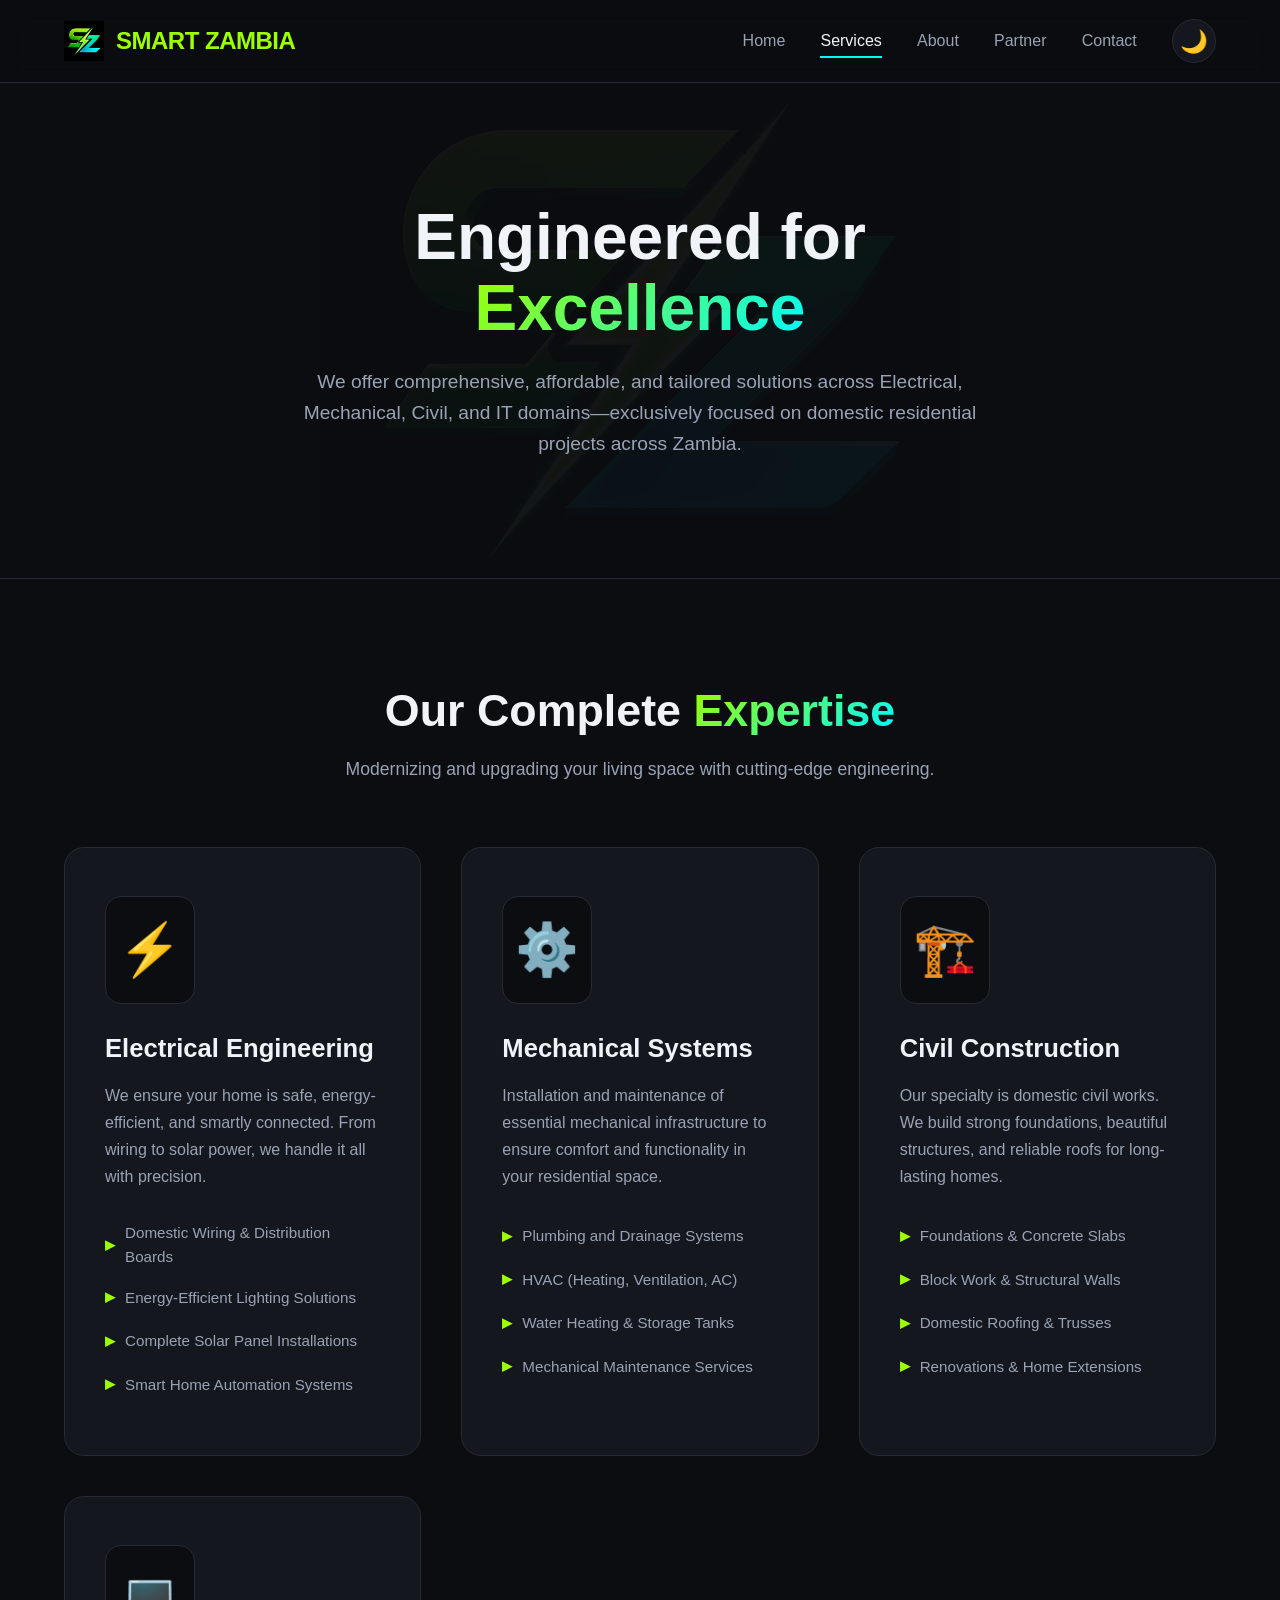
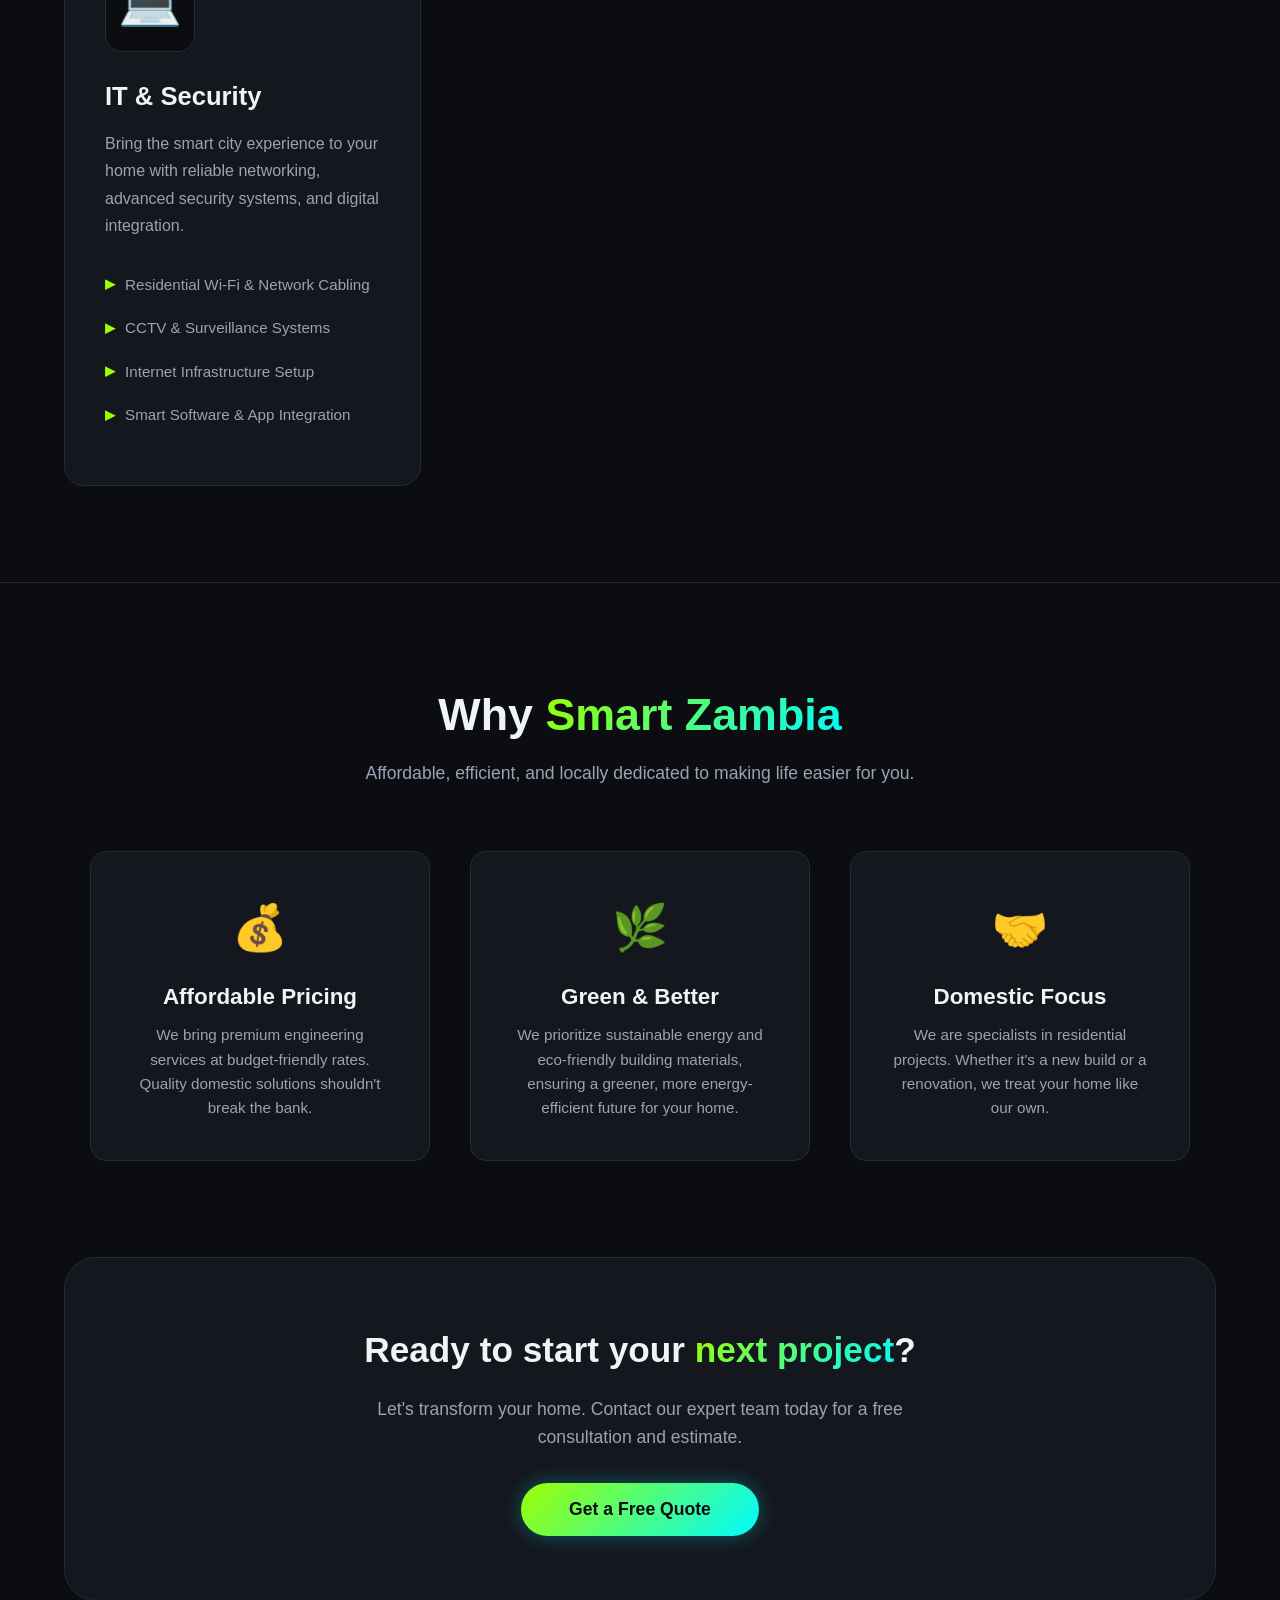
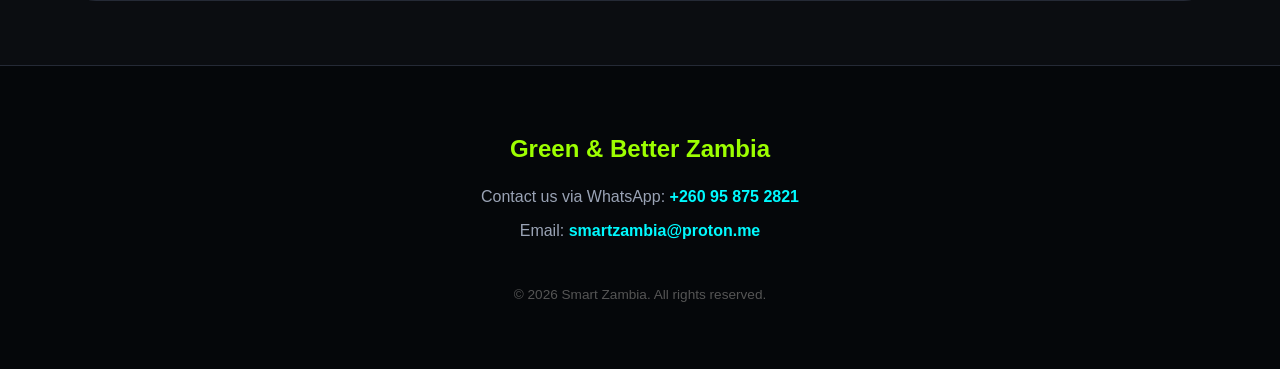
<file: services.html>
<!DOCTYPE html>
<html lang="en">
<head>
    <meta charset="UTF-8">
    <meta name="viewport" content="width=device-width, initial-scale=1.0">
    <title>Our Services | Smart Zambia</title>
    <style>
        /* =========================================
           1. CSS VARIABLES & THEME ENGINE
           ========================================= */
        :root {
            /* Core Colors - Dark Mode (Default) */
            --bg-body: #0b0d11;
            --bg-card: #14171e;
            --bg-nav: rgba(11, 13, 17, 0.92);
            --text-primary: #f0f4f8;
            --text-secondary: #9aa3b5;
            --border-color: #252a36;
            --shadow-color: rgba(0, 0, 0, 0.6);
            
            /* Brand Accents */
            --accent-lime: #9dff00;
            --accent-cyan: #00faff;
            --accent-gradient: linear-gradient(135deg, var(--accent-lime), var(--accent-cyan));
            
            /* Glow Effects */
            --glow-lime: rgba(157, 255, 0, 0.3);
            --glow-cyan: rgba(0, 250, 255, 0.3);
        }

        /* Light Mode Overrides */
        body.theme-light {
            --bg-body: #f2f6fc;
            --bg-card: #ffffff;
            --bg-nav: rgba(242, 246, 252, 0.95);
            --text-primary: #131a26;
            --text-secondary: #516077;
            --border-color: #dce3ed;
            --shadow-color: rgba(0, 0, 0, 0.05);
        }

        /* =========================================
           2. RESET & ENGINEERED TYPOGRAPHY
           ========================================= */
        * { margin: 0; padding: 0; box-sizing: border-box; }
        html { scroll-behavior: smooth; }
        body {
            font-family: 'Inter', -apple-system, BlinkMacSystemFont, "Segoe UI", Roboto, sans-serif;
            background-color: var(--bg-body);
            color: var(--text-primary);
            line-height: 1.6;
            transition: background-color 0.4s cubic-bezier(0.25, 0.8, 0.25, 1), color 0.3s ease;
        }

        /* Custom Advanced Scrollbar */
        ::-webkit-scrollbar { width: 10px; }
        ::-webkit-scrollbar-track { background: var(--bg-body); border-left: 1px solid var(--border-color); }
        ::-webkit-scrollbar-thumb { background: var(--accent-gradient); border-radius: 10px; }
        ::-webkit-scrollbar-thumb:hover { opacity: 0.8; }

        a { text-decoration: none; color: inherit; transition: color 0.3s; }
        ul { list-style: none; }

        /* =========================================
           3. NAVIGATION BAR (Sticky Glassmorphism)
           ========================================= */
        .navbar {
            position: sticky; top: 0; z-index: 999;
            display: flex; justify-content: space-between; align-items: center;
            padding: 1.2rem 5%; background: var(--bg-nav);
            backdrop-filter: blur(12px); -webkit-backdrop-filter: blur(12px);
            border-bottom: 1px solid var(--border-color);
            transition: background 0.4s ease, border 0.3s ease;
        }
        .nav-brand {
            display: flex; align-items: center; gap: 12px; font-size: 1.5rem; font-weight: 800;
            color: var(--accent-lime); letter-spacing: -0.5px;
        }
        .nav-brand img { height: 40px; width: auto; }
        .nav-links { display: flex; gap: 2.2rem; align-items: center; }
        .nav-links a {
            font-weight: 500; font-size: 1rem; color: var(--text-secondary);
            position: relative; transition: color 0.3s;
        }
        .nav-links a::after {
            content: ''; position: absolute; bottom: -4px; left: 0; width: 0; height: 2px;
            background: var(--accent-gradient); transition: width 0.3s ease;
        }
        .nav-links a:hover { color: var(--text-primary); }
        .nav-links a:hover::after { width: 100%; }
        
        /* Active Page Highlight */
        .nav-links a.active { color: var(--text-primary); }
        .nav-links a.active::after { width: 100%; background: var(--accent-cyan); }
        
        /* Dark/Light Toggle Button */
        .theme-toggle {
            background: var(--bg-card); border: 1px solid var(--border-color);
            width: 44px; height: 44px; border-radius: 50%; cursor: pointer;
            display: flex; align-items: center; justify-content: center;
            font-size: 1.4rem; color: var(--text-primary);
            transition: all 0.3s cubic-bezier(0.175, 0.885, 0.32, 1.275);
        }
        .theme-toggle:hover { transform: rotate(30deg) scale(1.1); border-color: var(--accent-cyan); box-shadow: 0 0 15px var(--glow-cyan); }

        /* =========================================
           4. SERVICES HERO (Watermark & Glow)
           ========================================= */
        .services-hero {
            min-height: 55vh; display: flex; flex-direction: column; justify-content: center; align-items: center;
            text-align: center; padding: 4rem 5%; position: relative; overflow: hidden;
        }
        /* The Logo Watermark Engine */
        .services-hero::before {
            content: ''; position: absolute; top: 0; left: 0; width: 100%; height: 100%;
            background-image: url('images/logo.png'); background-size: 50%; background-repeat: no-repeat;
            background-position: center; opacity: 0.035; pointer-events: none; z-index: 0;
            animation: slowFloat 20s infinite alternate ease-in-out;
        }
        @keyframes slowFloat {
            0% { transform: scale(1) rotate(0deg); }
            100% { transform: scale(1.1) rotate(3deg); }
        }
        .hero-content {
            position: relative; z-index: 1; max-width: 800px;
            animation: fadeUp 1s cubic-bezier(0.19, 1, 0.22, 1) forwards;
        }
        @keyframes fadeUp { from { opacity: 0; transform: translateY(30px); } to { opacity: 1; transform: translateY(0); } }

        .services-hero h1 {
            font-size: clamp(2.8rem, 5vw, 4rem); font-weight: 900; line-height: 1.1; margin-bottom: 1.5rem;
        }
        .services-hero h1 span { background: var(--accent-gradient); -webkit-background-clip: text; -webkit-text-fill-color: transparent; background-clip: text; }
        .services-hero p {
            font-size: 1.2rem; color: var(--text-secondary); max-width: 700px; margin: 0 auto;
            -webkit-text-fill-color: var(--text-secondary);
        }

        /* =========================================
           5. DETAILED SERVICES SECTION
           ========================================= */
        .services-expertise {
            padding: 6rem 5%; background: var(--bg-body); border-top: 1px solid var(--border-color);
            border-bottom: 1px solid var(--border-color);
        }
        .section-header { text-align: center; margin-bottom: 4rem; }
        .section-header h2 { font-size: 2.8rem; font-weight: 800; margin-bottom: 0.5rem; }
        .section-header h2 span { background: var(--accent-gradient); -webkit-background-clip: text; -webkit-text-fill-color: transparent; }
        .section-header p { color: var(--text-secondary); font-size: 1.1rem; max-width: 600px; margin: 0 auto; }

        .services-grid {
            display: grid; grid-template-columns: repeat(auto-fit, minmax(280px, 1fr)); gap: 2.5rem;
            max-width: 1200px; margin: 0 auto;
        }
        .service-detailed-card {
            background: var(--bg-card); border: 1px solid var(--border-color);
            padding: 3rem 2.5rem; border-radius: 20px; text-align: left;
            transition: all 0.4s cubic-bezier(0.175, 0.885, 0.32, 1.275);
            position: relative; overflow: hidden;
        }
        .service-detailed-card::before {
            content: ''; position: absolute; top: 0; left: 0; width: 100%; height: 4px;
            background: var(--accent-gradient); transform: scaleX(0); transform-origin: left;
            transition: transform 0.4s ease;
        }
        .service-detailed-card:hover { transform: translateY(-10px); border-color: var(--accent-lime); box-shadow: 0 20px 40px var(--shadow-color); }
        .service-detailed-card:hover::before { transform: scaleX(1); }
        
        .service-detailed-card .icon-wrapper {
            display: inline-block; font-size: 3.2rem; margin-bottom: 1.5rem;
            background: var(--bg-body); padding: 12px; border-radius: 16px; border: 1px solid var(--border-color);
        }
        .service-detailed-card h3 { font-size: 1.6rem; margin-bottom: 0.8rem; }
        .service-detailed-card p { color: var(--text-secondary); font-size: 1rem; line-height: 1.7; margin-bottom: 1.5rem; }
        .service-features { list-style: none; padding: 0; margin: 0; }
        .service-features li {
            padding: 0.4rem 0; color: var(--text-secondary); display: flex; align-items: center; gap: 10px; font-size: 0.95rem;
        }
        .service-features li::before {
            content: "▸"; color: var(--accent-lime); font-weight: bold; font-size: 1.2rem;
        }

        /* =========================================
           6. CORE VALUES (Why Smart Zambia)
           ========================================= */
        .core-values {
            padding: 6rem 5%; background: var(--bg-body);
        }
        .values-grid {
            display: grid; grid-template-columns: repeat(auto-fit, minmax(250px, 1fr)); gap: 2.5rem;
            max-width: 1100px; margin: 0 auto;
        }
        .value-card {
            text-align: center; padding: 2.5rem; border-radius: 16px;
            background: var(--bg-card); border: 1px solid var(--border-color);
            transition: border 0.3s;
        }
        .value-card:hover { border-color: var(--accent-cyan); }
        .value-card h4 { font-size: 1.4rem; margin: 1rem 0 0.5rem; }
        .value-card p { color: var(--text-secondary); font-size: 0.95rem; line-height: 1.6; }
        .value-icon { font-size: 2.8rem; }

        /* =========================================
           7. CTA BANNER
           ========================================= */
        .cta-banner {
            background: var(--bg-card); margin: 0 5% 4rem 5%; padding: 4rem; border-radius: 32px;
            text-align: center; border: 1px solid var(--border-color);
            position: relative; overflow: hidden;
        }
        .cta-banner h2 { font-size: 2.2rem; margin-bottom: 1rem; }
        .cta-banner h2 span { background: var(--accent-gradient); -webkit-background-clip: text; -webkit-text-fill-color: transparent; }
        .cta-banner p { color: var(--text-secondary); max-width: 600px; margin: 0 auto 2rem auto; font-size: 1.1rem; }
        .btn-primary {
            display: inline-block; padding: 16px 48px; border-radius: 50px; font-weight: 700; font-size: 1.1rem;
            background: var(--accent-gradient); color: #0b0d11; border: none; cursor: pointer;
            transition: all 0.3s ease; box-shadow: 0 0 20px var(--glow-cyan);
        }
        .btn-primary:hover { transform: translateY(-3px) scale(1.02); box-shadow: 0 0 40px var(--glow-lime); }

        /* =========================================
           8. ENGINEERED FOOTER
           ========================================= */
        footer {
            background: #05070a; padding: 4rem 5%; border-top: 1px solid var(--border-color);
            text-align: center; transition: background 0.3s;
        }
        body.theme-light footer { background: #e2e8f0; }
        .footer-content h3 { color: var(--accent-lime); font-size: 1.5rem; margin-bottom: 1rem; }
        .footer-content p { color: var(--text-secondary); margin-bottom: 0.5rem; }
        .footer-content a { color: var(--accent-cyan); font-weight: 600; }
        .footer-content a:hover { color: var(--accent-lime); }
        .copyright { margin-top: 2.5rem; color: #555; font-size: 0.85rem; }
        body.theme-light .copyright { color: #94a3b8; }

        /* =========================================
           9. RESPONSIVE ENGINEERING
           ========================================= */
        @media (max-width: 992px) { .nav-links { gap: 1.5rem; } }
        @media (max-width: 768px) {
            .navbar { padding: 1rem 5%; } .nav-links { gap: 1rem; font-size: 0.9rem; }
            .nav-brand { font-size: 1.1rem; gap: 8px; } .nav-brand img { height: 30px; }
            .services-hero h1 { font-size: 2.8rem; } .services-hero p { font-size: 1.1rem; }
            .cta-banner { padding: 3rem 1.5rem; }
        }
        @media (max-width: 480px) {
            .nav-links { display: none; /* Burger menu would go here in final build */ }
            .services-hero h1 { font-size: 2.2rem; }
            .services-grid, .values-grid { grid-template-columns: 1fr; }
            .cta-banner h2 { font-size: 1.6rem; }
        }
    </style>
</head>
<body>

    <!-- NAVIGATION -->
    <nav class="navbar">
        <div class="nav-brand">
            <img src="images/logo.png" alt="Smart Zambia Logo"> 
            SMART ZAMBIA
        </div>
        <div class="nav-links">
            <a href="index.html">Home</a>
            <a href="services.html" class="active">Services</a>
            <a href="about.html">About</a>
            <a href="partner.html">Partner</a>
            <a href="contact.html">Contact</a>
            <!-- Theme Toggle -->
            <button class="theme-toggle" id="themeToggle" aria-label="Toggle theme">🌙</button>
        </div>
    </nav>

    <!-- HERO -->
    <section class="services-hero">
        <div class="hero-content">
            <h1>Engineered for <span>Excellence</span></h1>
            <p>We offer comprehensive, affordable, and tailored solutions across Electrical, Mechanical, Civil, and IT domains—exclusively focused on domestic residential projects across Zambia.</p>
        </div>
    </section>

    <!-- DETAILED SERVICES -->
    <section class="services-expertise">
        <div class="section-header">
            <h2>Our Complete <span>Expertise</span></h2>
            <p>Modernizing and upgrading your living space with cutting-edge engineering.</p>
        </div>
        <div class="services-grid">
            
            <div class="service-detailed-card">
                <div class="icon-wrapper">⚡</div>
                <h3>Electrical Engineering</h3>
                <p>We ensure your home is safe, energy-efficient, and smartly connected. From wiring to solar power, we handle it all with precision.</p>
                <ul class="service-features">
                    <li>Domestic Wiring & Distribution Boards</li>
                    <li>Energy-Efficient Lighting Solutions</li>
                    <li>Complete Solar Panel Installations</li>
                    <li>Smart Home Automation Systems</li>
                </ul>
            </div>

            <div class="service-detailed-card">
                <div class="icon-wrapper">⚙️</div>
                <h3>Mechanical Systems</h3>
                <p>Installation and maintenance of essential mechanical infrastructure to ensure comfort and functionality in your residential space.</p>
                <ul class="service-features">
                    <li>Plumbing and Drainage Systems</li>
                    <li>HVAC (Heating, Ventilation, AC)</li>
                    <li>Water Heating & Storage Tanks</li>
                    <li>Mechanical Maintenance Services</li>
                </ul>
            </div>

            <div class="service-detailed-card">
                <div class="icon-wrapper">🏗️</div>
                <h3>Civil Construction</h3>
                <p>Our specialty is domestic civil works. We build strong foundations, beautiful structures, and reliable roofs for long-lasting homes.</p>
                <ul class="service-features">
                    <li>Foundations & Concrete Slabs</li>
                    <li>Block Work & Structural Walls</li>
                    <li>Domestic Roofing & Trusses</li>
                    <li>Renovations & Home Extensions</li>
                </ul>
            </div>

            <div class="service-detailed-card">
                <div class="icon-wrapper">💻</div>
                <h3>IT & Security</h3>
                <p>Bring the smart city experience to your home with reliable networking, advanced security systems, and digital integration.</p>
                <ul class="service-features">
                    <li>Residential Wi-Fi & Network Cabling</li>
                    <li>CCTV & Surveillance Systems</li>
                    <li>Internet Infrastructure Setup</li>
                    <li>Smart Software & App Integration</li>
                </ul>
            </div>

        </div>
    </section>

    <!-- CORE VALUES -->
    <section class="core-values">
        <div class="section-header">
            <h2>Why <span>Smart Zambia</span></h2>
            <p>Affordable, efficient, and locally dedicated to making life easier for you.</p>
        </div>
        <div class="values-grid">
            <div class="value-card">
                <div class="value-icon">💰</div>
                <h4>Affordable Pricing</h4>
                <p>We bring premium engineering services at budget-friendly rates. Quality domestic solutions shouldn't break the bank.</p>
            </div>
            <div class="value-card">
                <div class="value-icon">🌿</div>
                <h4>Green & Better</h4>
                <p>We prioritize sustainable energy and eco-friendly building materials, ensuring a greener, more energy-efficient future for your home.</p>
            </div>
            <div class="value-card">
                <div class="value-icon">🤝</div>
                <h4>Domestic Focus</h4>
                <p>We are specialists in residential projects. Whether it's a new build or a renovation, we treat your home like our own.</p>
            </div>
        </div>
    </section>

    <!-- CTA BANNER -->
    <div class="cta-banner">
        <h2>Ready to start your <span>next project</span>?</h2>
        <p>Let's transform your home. Contact our expert team today for a free consultation and estimate.</p>
        <a href="contact.html"><button class="btn-primary">Get a Free Quote</button></a>
    </div>

    <!-- FOOTER -->
    <footer>
        <div class="footer-content">
            <h3>Green & Better Zambia</h3>
            <p>Contact us via WhatsApp: <a href="https://wa.me/260958752821">+260 95 875 2821</a></p>
            <p>Email: <a href="mailto:smartzambia@proton.me">smartzambia@proton.me</a></p>
            <div class="copyright">
                &copy; 2026 Smart Zambia. All rights reserved.
            </div>
        </div>
    </footer>

    <!-- ENGINEERED JAVASCRIPT FOR THEME PERSISTENCE -->
    <script>
        const toggleBtn = document.getElementById('themeToggle');
        const body = document.body;

        // 1. Load preferred theme from LocalStorage
        if(localStorage.getItem('siteTheme') === 'light') {
            body.classList.add('theme-light');
            toggleBtn.textContent = '☀️';
        } else {
            toggleBtn.textContent = '🌙';
        }

        // 2. Handle toggle click
        toggleBtn.addEventListener('click', () => {
            body.classList.toggle('theme-light');
            
            // 3. Save state and update icon
            if(body.classList.contains('theme-light')) {
                localStorage.setItem('siteTheme', 'light');
                toggleBtn.textContent = '☀️';
            } else {
                localStorage.setItem('siteTheme', 'dark');
                toggleBtn.textContent = '🌙';
            }
        });
    </script>
</body>
</html>
</file>
